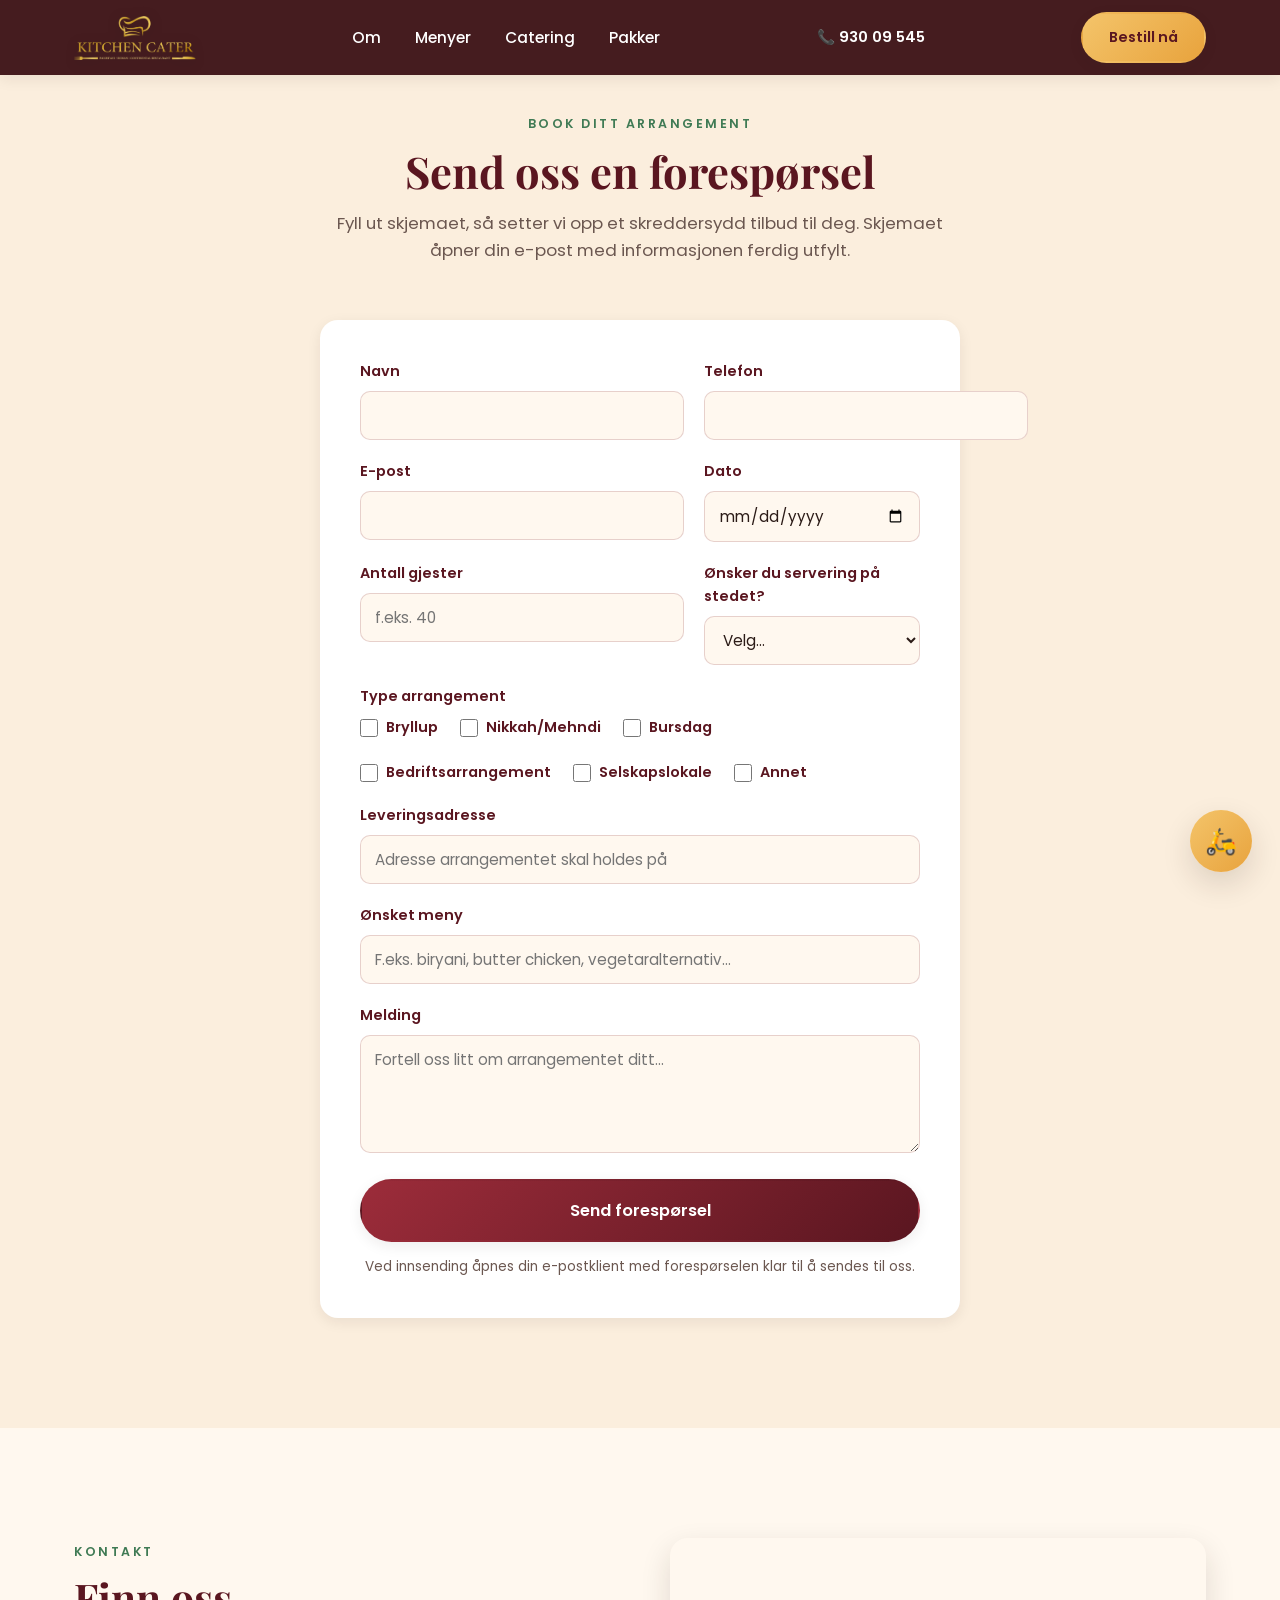
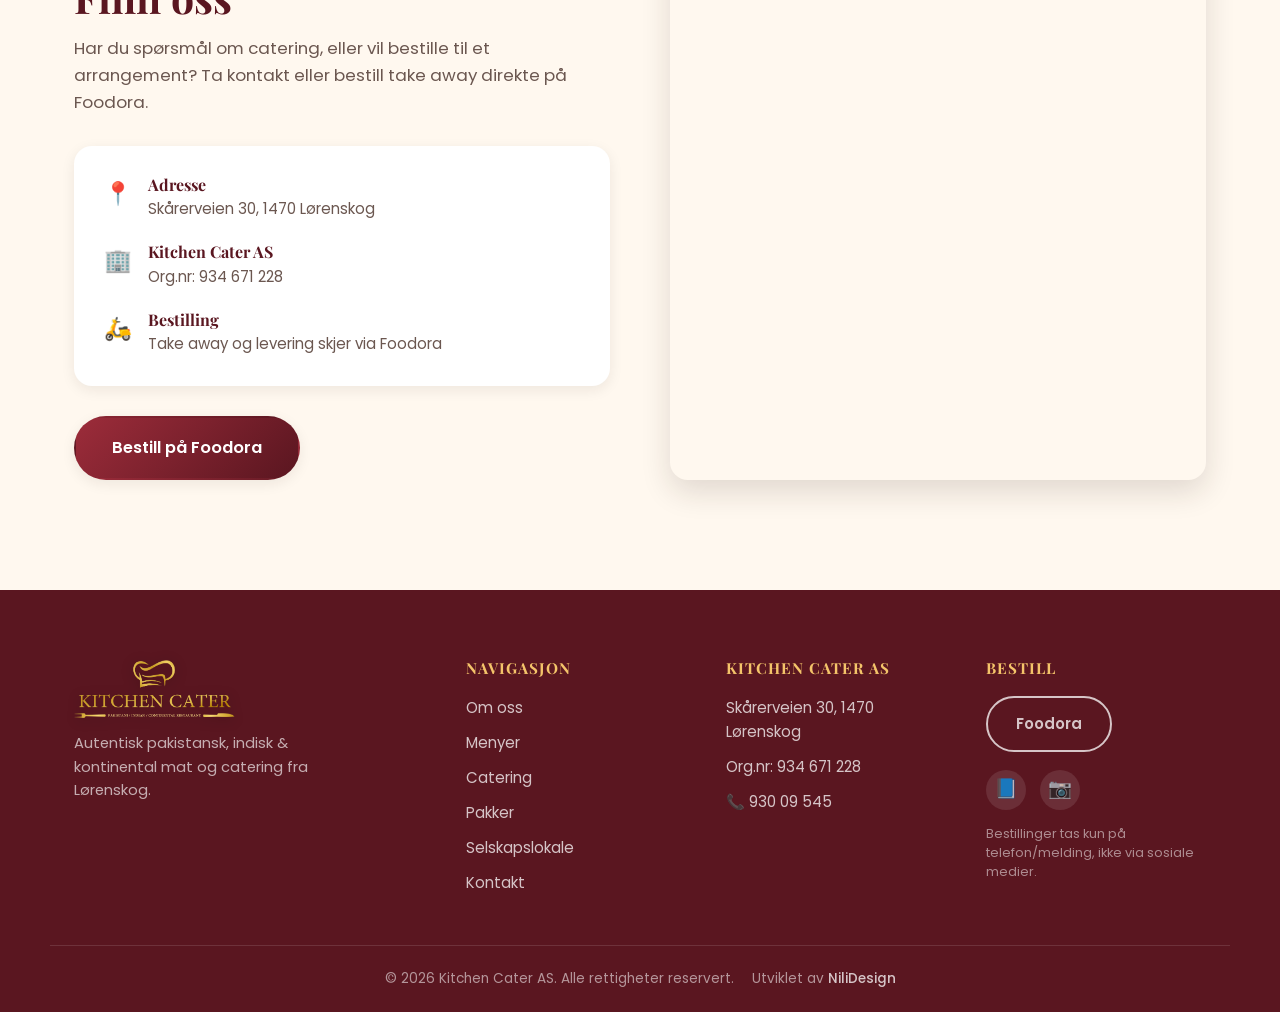
<file: kontakt.html>
<!DOCTYPE html>
<html lang="no">

<head>
  <meta charset="UTF-8">
  <meta name="viewport" content="width=device-width, initial-scale=1.0">
  <title>Kontakt oss – Kitchen Cater</title>
  <meta name="description"
    content="Ta kontakt med Kitchen Cater for catering, selskapslokale eller andre arrangementer. Send oss en forespørsel, så setter vi opp et skreddersydd tilbud.">
  <meta name="theme-color" content="#7A1F2B">

  <link rel="icon" href="assets/logo.png" type="image/png">

  <link rel="preconnect" href="https://fonts.googleapis.com">
  <link rel="preconnect" href="https://fonts.gstatic.com" crossorigin>
  <link
    href="https://fonts.googleapis.com/css2?family=Playfair+Display:wght@600;700;800&family=Poppins:wght@300;400;500;600;700&display=swap"
    rel="stylesheet">

  <link rel="stylesheet" href="css/style.css">
</head>

<body>

  <!-- ===== LOADER ===== -->
  <div id="loader" aria-hidden="true">
    <div class="loader-spice">🌶️</div>
  </div>

  <!-- ===== HEADER ===== -->
  <header id="header" class="scrolled" data-always-scrolled="true">
    <div class="container header-inner">
      <a href="index.html" class="logo">
        <img src="assets/logo.png" alt="Kitchen Cater" class="logo-img">
      </a>

      <nav id="nav">
        <ul>
          <li><a href="index.html#om-oss" class="nav-link">Om</a></li>
          <li><a href="menyer.html" class="nav-link">Menyer</a></li>
          <li><a href="index.html#catering" class="nav-link">Catering</a></li>
          <li><a href="pakker.html" class="nav-link">Pakker</a></li>
        </ul>
      </nav>

      <a href="tel:+4793009545" class="header-phone">📞 930 09 545</a>

      <a href="https://www.foodora.no/restaurant/n6ps/indian-pakistani-by-kitchen-cater-mp-n6ps?srsltid=AU7gw4VC6UArlMkAn5jXv-a6zB0S--ksjvSzmjbhrYegsVRD4dbBBPpo"
        target="_blank" rel="noopener" class="btn btn-gold header-cta">
        <span>Bestill nå</span>
      </a>

      <button id="burger" aria-label="Åpne meny" aria-expanded="false">
        <span></span><span></span><span></span>
      </button>
    </div>
  </header>

  <!-- Mobile nav -->
  <div id="mobile-nav">
    <ul>
      <li><a href="index.html#om-oss" class="nav-link">Om</a></li>
      <li><a href="menyer.html" class="nav-link">Menyer</a></li>
      <li><a href="index.html#catering" class="nav-link">Catering</a></li>
      <li><a href="pakker.html" class="nav-link">Pakker</a></li>
    </ul>
    <a href="tel:+4793009545" class="header-phone header-phone-mobile">📞 Ring 930 09 545</a>
    <a href="https://www.foodora.no/restaurant/n6ps/indian-pakistani-by-kitchen-cater-mp-n6ps?srsltid=AU7gw4VC6UArlMkAn5jXv-a6zB0S--ksjvSzmjbhrYegsVRD4dbBBPpo"
      target="_blank" rel="noopener" class="btn btn-primary"
      style="width:100%;justify-content:center;margin-top:24px;">Bestill på Foodora</a>
  </div>
  <div id="mobile-overlay"></div>

  <!-- ===== KONTAKTSKJEMA ===== -->
  <section id="kontaktskjema" class="section kontaktskjema">
    <div class="container">
      <div class="section-head reveal">
        <p class="eyebrow">Book ditt arrangement</p>
        <h2>Send oss en forespørsel</h2>
        <p class="section-desc">Fyll ut skjemaet, så setter vi opp et skreddersydd tilbud til deg. Skjemaet åpner din
          e-post med informasjonen ferdig utfylt.</p>
      </div>

      <form id="contact-form" class="contact-form reveal" novalidate>
        <div class="form-row">
          <div class="form-field">
            <label for="cf-navn">Navn</label>
            <input type="text" id="cf-navn" name="navn" autocomplete="name" required>
          </div>
          <div class="form-field">
            <label for="cf-mobil">Telefon</label>
            <input type="tel" id="cf-mobil" name="mobil" autocomplete="tel" required>
          </div>
        </div>
        <div class="form-row">
          <div class="form-field">
            <label for="cf-epost">E-post</label>
            <input type="email" id="cf-epost" name="epost" autocomplete="email" required>
          </div>
          <div class="form-field">
            <label for="cf-dato">Dato</label>
            <input type="date" id="cf-dato" name="dato">
          </div>
        </div>
        <div class="form-row">
          <div class="form-field">
            <label for="cf-antall">Antall gjester</label>
            <input type="number" id="cf-antall" name="antall" min="1" placeholder="f.eks. 40">
          </div>
          <div class="form-field">
            <label for="cf-servering">Ønsker du servering på stedet?</label>
            <select id="cf-servering" name="servering">
              <option value="Ikke oppgitt" selected>Velg...</option>
              <option value="Ja">Ja</option>
              <option value="Nei">Nei</option>
              <option value="Usikker">Usikker</option>
            </select>
          </div>
        </div>
        <div class="form-field">
          <span class="form-label">Type arrangement</span>
          <div class="checkbox-group">
            <label class="checkbox-item"><input type="checkbox" name="type" value="Bryllup"> Bryllup</label>
            <label class="checkbox-item"><input type="checkbox" name="type" value="Nikkah/Mehndi"> Nikkah/Mehndi</label>
            <label class="checkbox-item"><input type="checkbox" name="type" value="Bursdag"> Bursdag</label>
            <label class="checkbox-item"><input type="checkbox" name="type" value="Bedriftsarrangement"> Bedriftsarrangement</label>
            <label class="checkbox-item"><input type="checkbox" name="type" value="Selskapslokale"> Selskapslokale</label>
            <label class="checkbox-item"><input type="checkbox" name="type" value="Annet"> Annet</label>
          </div>
        </div>
        <div class="form-field">
          <label for="cf-adresse">Leveringsadresse</label>
          <input type="text" id="cf-adresse" name="adresse" placeholder="Adresse arrangementet skal holdes på">
        </div>
        <div class="form-field">
          <label for="cf-meny">Ønsket meny</label>
          <input type="text" id="cf-meny" name="meny"
            placeholder="F.eks. biryani, butter chicken, vegetaralternativ...">
        </div>
        <div class="form-field">
          <label for="cf-melding">Melding</label>
          <textarea id="cf-melding" name="melding" rows="4"
            placeholder="Fortell oss litt om arrangementet ditt..."></textarea>
        </div>
        <button type="submit" class="btn btn-primary btn-lg">Send forespørsel</button>
        <p class="form-note" id="form-note">Ved innsending åpnes din e-postklient med forespørselen klar til å sendes
          til oss.</p>
      </form>
    </div>
  </section>

  <!-- ===== KONTAKT INFO ===== -->
  <section id="kontakt" class="section kontakt">
    <div class="container kontakt-grid">
      <div class="kontakt-info reveal">
        <p class="eyebrow">Kontakt</p>
        <h2>Finn oss</h2>
        <p class="section-desc">Har du spørsmål om catering, eller vil bestille til et arrangement? Ta kontakt eller
          bestill take away direkte på Foodora.</p>

        <div class="info-card">
          <div class="info-row">
            <span class="info-icon">📍</span>
            <div>
              <h4>Adresse</h4>
              <p>Skårerveien 30, 1470 Lørenskog</p>
            </div>
          </div>
          <div class="info-row">
            <span class="info-icon">🏢</span>
            <div>
              <h4>Kitchen Cater AS</h4>
              <p>Org.nr: 934 671 228</p>
            </div>
          </div>
          <div class="info-row">
            <span class="info-icon">🛵</span>
            <div>
              <h4>Bestilling</h4>
              <p>Take away og levering skjer via Foodora</p>
            </div>
          </div>
        </div>

        <a href="https://www.foodora.no/restaurant/n6ps/indian-pakistani-by-kitchen-cater-mp-n6ps?srsltid=AU7gw4VC6UArlMkAn5jXv-a6zB0S--ksjvSzmjbhrYegsVRD4dbBBPpo"
          target="_blank" rel="noopener" class="btn btn-primary btn-lg">Bestill på Foodora</a>
      </div>

      <div class="kontakt-map reveal">
        <iframe title="Kart til Kitchen Cater"
          src="https://www.google.com/maps?q=Sk%C3%A5rerveien+30,+1470+L%C3%B8renskog&output=embed" width="100%"
          height="100%" style="border:0;" allowfullscreen="" loading="lazy" referrerpolicy="no-referrer-when-downgrade">
        </iframe>
      </div>
    </div>
  </section>

  <!-- ===== FOOTER ===== -->
  <footer class="footer">
    <div class="container footer-inner">
      <div class="footer-brand">
        <a href="index.html" class="logo">
          <img src="assets/logo.png" alt="Kitchen Cater" class="logo-img footer-logo-img">
        </a>
        <p>Autentisk pakistansk, indisk &amp; kontinental mat og catering fra Lørenskog.</p>
      </div>

      <div class="footer-col">
        <h4>Navigasjon</h4>
        <ul>
          <li><a href="index.html#om-oss">Om oss</a></li>
          <li><a href="menyer.html">Menyer</a></li>
          <li><a href="index.html#catering">Catering</a></li>
          <li><a href="pakker.html">Pakker</a></li>
          <li><a href="index.html#selskapslokale">Selskapslokale</a></li>
          <li><a href="kontakt.html">Kontakt</a></li>
        </ul>
      </div>

      <div class="footer-col">
        <h4>Kitchen Cater AS</h4>
        <ul>
          <li>Skårerveien 30, 1470 Lørenskog</li>
          <li>Org.nr: 934 671 228</li>
          <li><a href="tel:+4793009545">📞 930 09 545</a></li>
        </ul>
      </div>

      <div class="footer-col">
        <h4>Bestill</h4>
        <a href="https://www.foodora.no/restaurant/n6ps/indian-pakistani-by-kitchen-cater-mp-n6ps?srsltid=AU7gw4VC6UArlMkAn5jXv-a6zB0S--ksjvSzmjbhrYegsVRD4dbBBPpo"
          target="_blank" rel="noopener" class="btn btn-outline btn-outline-light">Foodora</a>
        <div class="footer-social">
          <a href="https://www.facebook.com/kitchencaters" target="_blank" rel="noopener"
            aria-label="Facebook">📘</a>
          <a href="https://www.instagram.com/kitchencaters.no/" target="_blank" rel="noopener"
            aria-label="Instagram">📷</a>
        </div>
        <p class="footer-note">Bestillinger tas kun på telefon/melding, ikke via sosiale medier.</p>
      </div>
    </div>
    <div class="footer-bottom">
      <div class="container footer-bottom-inner">
        <p>&copy; <span id="year"></span> Kitchen Cater AS. Alle rettigheter reservert.</p>
        <p class="credit">Utviklet av <a href="https://nilidesign.no" target="_blank" rel="noopener">NiliDesign</a></p>
      </div>
    </div>
  </footer>

  <!-- Floating order button -->
  <a href="https://www.foodora.no/restaurant/n6ps/indian-pakistani-by-kitchen-cater-mp-n6ps?srsltid=AU7gw4VC6UArlMkAn5jXv-a6zB0S--ksjvSzmjbhrYegsVRD4dbBBPpo"
    target="_blank" rel="noopener" id="float-order" aria-label="Bestill på Foodora">
    <span>🛵</span>
  </a>

  <!-- Back to top -->
  <button id="back-to-top" aria-label="Til toppen">↑</button>

  <script src="js/script.js"></script>
</body>

</html>
</file>
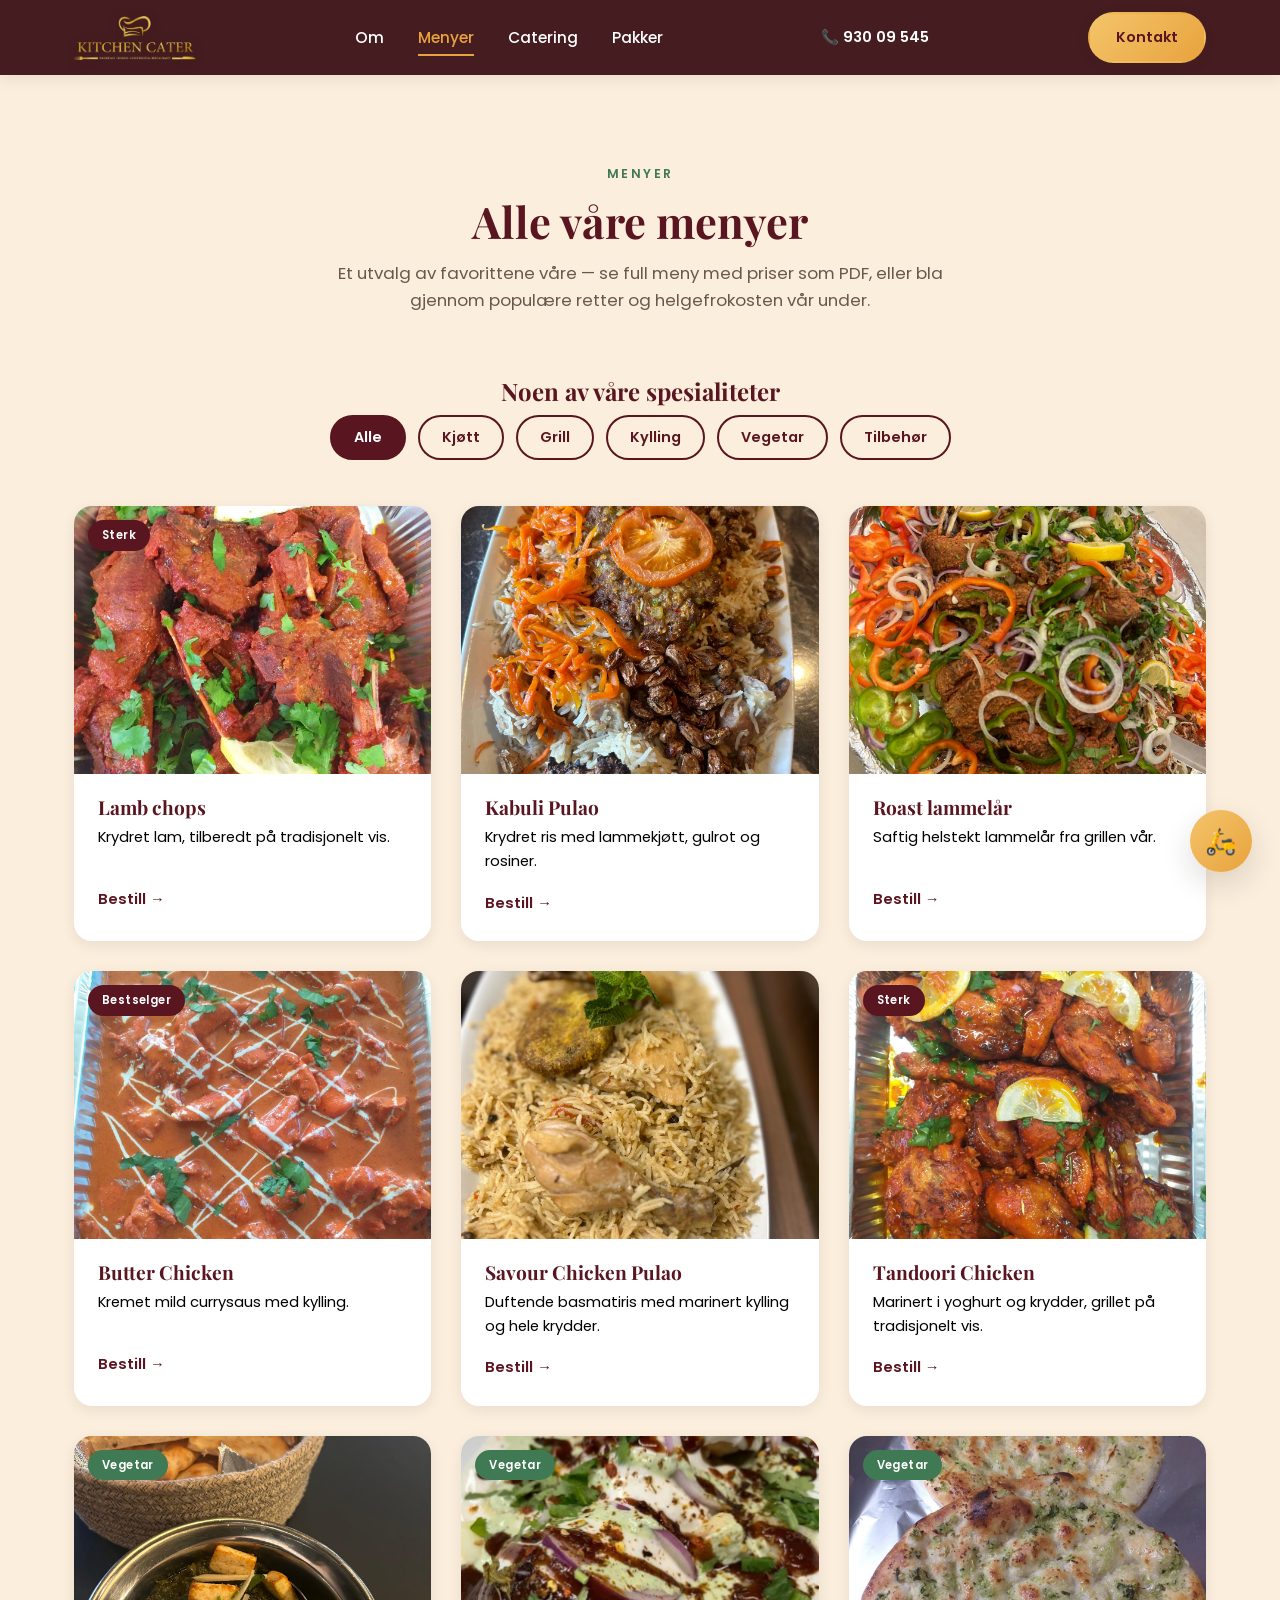
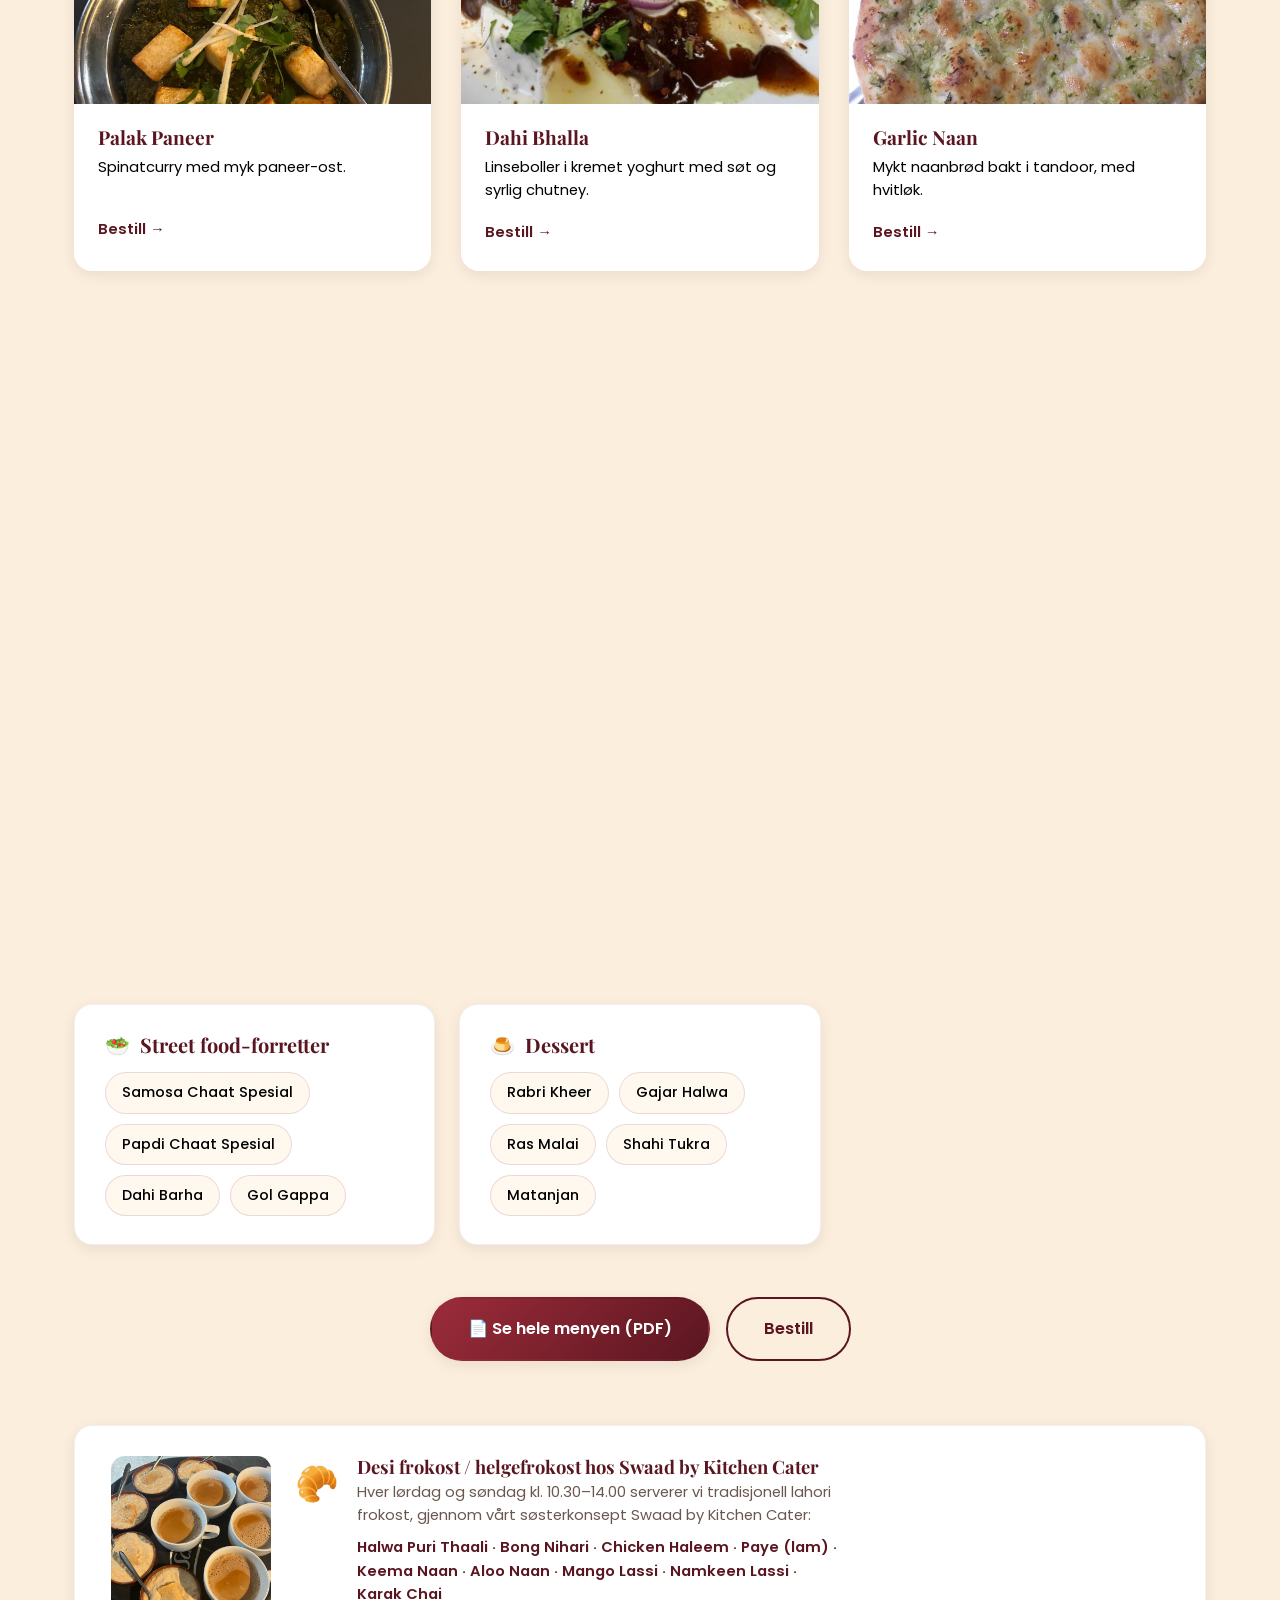
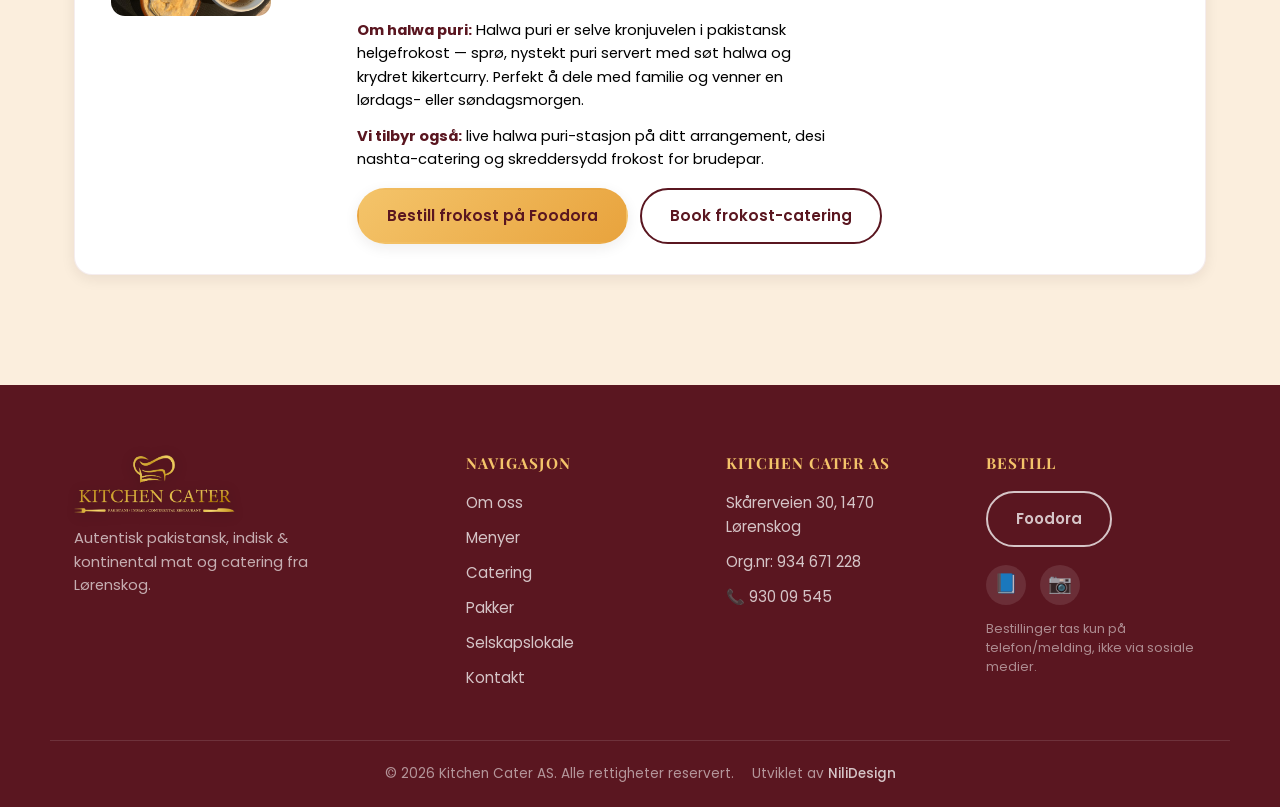
<file: menyer.html>
<!DOCTYPE html>
<html lang="no">

<head>
  <meta charset="UTF-8">
  <meta name="viewport" content="width=device-width, initial-scale=1.0">
  <title>Menyer – Kitchen Cater</title>
  <meta name="description"
    content="Se menyene til Kitchen Cater — populære pakistanske og indiske retter og helgefrokost (Desi Nashta). Last ned full meny som PDF.">
  <meta name="theme-color" content="#7A1F2B">

  <link rel="icon" href="assets/logo.png" type="image/png">

  <link rel="preconnect" href="https://fonts.googleapis.com">
  <link rel="preconnect" href="https://fonts.gstatic.com" crossorigin>
  <link
    href="https://fonts.googleapis.com/css2?family=Playfair+Display:wght@600;700;800&family=Poppins:wght@300;400;500;600;700&display=swap"
    rel="stylesheet">

  <link rel="stylesheet" href="css/style.css">
</head>

<body>

  <!-- ===== LOADER ===== -->
  <div id="loader" aria-hidden="true">
    <div class="loader-spice">🌶️</div>
  </div>

  <!-- ===== HEADER ===== -->
  <header id="header" class="scrolled" data-always-scrolled="true">
    <div class="container header-inner">
      <a href="index.html" class="logo">
        <img src="assets/logo.png" alt="Kitchen Cater" class="logo-img">
      </a>

      <nav id="nav">
        <ul>
          <li><a href="index.html#om-oss" class="nav-link">Om</a></li>
          <li><a href="menyer.html" class="nav-link active">Menyer</a></li>
          <li><a href="index.html#catering" class="nav-link">Catering</a></li>
          <li><a href="pakker.html" class="nav-link">Pakker</a></li>
        </ul>
      </nav>

      <a href="tel:+4793009545" class="header-phone">📞 930 09 545</a>

      <a href="kontakt.html" rel="noopener" class="btn btn-gold header-cta">
        <span>Kontakt</span>
      </a>

      <button id="burger" aria-label="Åpne meny" aria-expanded="false">
        <span></span><span></span><span></span>
      </button>
    </div>
  </header>

  <!-- Mobile nav -->
  <div id="mobile-nav">
    <ul>
      <li><a href="index.html#om-oss" class="nav-link">Om</a></li>
      <li><a href="menyer.html" class="nav-link active">Menyer</a></li>
      <li><a href="index.html#catering" class="nav-link">Catering</a></li>
      <li><a href="pakker.html" class="nav-link">Pakker</a></li>
    </ul>
    <a href="tel:+4793009545" class="header-phone header-phone-mobile">📞 Ring 930 09 545</a>
    <a href="kontakt.html" class="btn btn-primary" style="width:100%;justify-content:center;margin-top:24px;">Få
      cateringtilbud</a>
  </div>
  <div id="mobile-overlay"></div>

  <!-- ===== MENYER ===== -->
  <section id="meny" class="section meny">
    <div class="container">
      <div class="section-head reveal">
        <p class="eyebrow">Menyer</p>
        <h2>Alle våre menyer</h2>
        <p class="section-desc">Et utvalg av favorittene våre — se full meny med priser som PDF, eller bla gjennom
          populære retter og helgefrokosten vår under.</p>
      </div>

      <h3 class="menu-subheading">Noen av våre spesialiteter</h3>
      <div class="menu-filters reveal">
        <button class="filter-btn active" data-filter="all">Alle</button>
        <button class="filter-btn" data-filter="kjott">Kjøtt</button>
        <button class="filter-btn" data-filter="grill">Grill</button>
        <button class="filter-btn" data-filter="kylling">Kylling</button>
        <button class="filter-btn" data-filter="vegetar">Vegetar</button>
        <button class="filter-btn" data-filter="tilbehor">Tilbehør</button>
      </div>

      <div class="menu-grid" id="menu-grid">

        <article class="menu-card reveal" data-cat="kjott">
          <div class="menu-card-img">
            <img src="assets/retter/lamb-karahi.jpg" alt="Lamb chops" loading="lazy">
            <span class="menu-tag">Sterk</span>
          </div>
          <div class="menu-card-body">
            <div class="menu-card-title">
              <h3>Lamb chops</h3>
            </div>
            <p>Krydret lam, tilberedt på tradisjonelt vis.</p>
            <a href="https://www.foodora.no/restaurant/n6ps/indian-pakistani-by-kitchen-cater-mp-n6ps?srsltid=AU7gw4VC6UArlMkAn5jXv-a6zB0S--ksjvSzmjbhrYegsVRD4dbBBPpo"
              target="_blank" rel="noopener" class="menu-order">Bestill →</a>
          </div>
        </article>

        <article class="menu-card reveal" data-cat="kjott">
          <div class="menu-card-img">
            <img src="assets/retter/kabuli-pulao.jpg" alt="Kabuli Pulao" loading="lazy">
          </div>
          <div class="menu-card-body">
            <div class="menu-card-title">
              <h3>Kabuli Pulao</h3>
            </div>
            <p>Krydret ris med lammekjøtt, gulrot og rosiner.</p>
            <a href="https://www.foodora.no/restaurant/n6ps/indian-pakistani-by-kitchen-cater-mp-n6ps?srsltid=AU7gw4VC6UArlMkAn5jXv-a6zB0S--ksjvSzmjbhrYegsVRD4dbBBPpo"
              target="_blank" rel="noopener" class="menu-order">Bestill →</a>
          </div>
        </article>

        <article class="menu-card reveal" data-cat="grill">
          <div class="menu-card-img">
            <img src="assets/retter/mix-grill.jpg" alt="Roast lammelår" loading="lazy">
          </div>
          <div class="menu-card-body">
            <div class="menu-card-title">
              <h3>Roast lammelår</h3>
            </div>
            <p>Saftig helstekt lammelår fra grillen vår.</p>
            <a href="https://www.foodora.no/restaurant/n6ps/indian-pakistani-by-kitchen-cater-mp-n6ps?srsltid=AU7gw4VC6UArlMkAn5jXv-a6zB0S--ksjvSzmjbhrYegsVRD4dbBBPpo"
              target="_blank" rel="noopener" class="menu-order">Bestill →</a>
          </div>
        </article>

        <article class="menu-card reveal" data-cat="kylling">
          <div class="menu-card-img">
            <img src="assets/retter/butter-chicken.jpg" alt="Butter Chicken" loading="lazy">
            <span class="menu-tag">Bestselger</span>
          </div>
          <div class="menu-card-body">
            <div class="menu-card-title">
              <h3>Butter Chicken</h3>
            </div>
            <p>Kremet mild currysaus med kylling.</p>
            <a href="https://www.foodora.no/restaurant/n6ps/indian-pakistani-by-kitchen-cater-mp-n6ps?srsltid=AU7gw4VC6UArlMkAn5jXv-a6zB0S--ksjvSzmjbhrYegsVRD4dbBBPpo"
              target="_blank" rel="noopener" class="menu-order">Bestill →</a>
          </div>
        </article>

        <article class="menu-card reveal" data-cat="kylling">
          <div class="menu-card-img">
            <img src="assets/retter/chicken-biryani.jpg" alt="Savour Chicken Pulao" loading="lazy">
          </div>
          <div class="menu-card-body">
            <div class="menu-card-title">
              <h3>Savour Chicken Pulao</h3>
            </div>
            <p>Duftende basmatiris med marinert kylling og hele krydder.</p>
            <a href="https://www.foodora.no/restaurant/n6ps/indian-pakistani-by-kitchen-cater-mp-n6ps?srsltid=AU7gw4VC6UArlMkAn5jXv-a6zB0S--ksjvSzmjbhrYegsVRD4dbBBPpo"
              target="_blank" rel="noopener" class="menu-order">Bestill →</a>
          </div>
        </article>

        <article class="menu-card reveal" data-cat="kylling">
          <div class="menu-card-img">
            <img src="assets/retter/tandoori-chicken.jpg" alt="Tandoori Chicken" loading="lazy">
            <span class="menu-tag">Sterk</span>
          </div>
          <div class="menu-card-body">
            <div class="menu-card-title">
              <h3>Tandoori Chicken</h3>
            </div>
            <p>Marinert i yoghurt og krydder, grillet på tradisjonelt vis.</p>
            <a href="https://www.foodora.no/restaurant/n6ps/indian-pakistani-by-kitchen-cater-mp-n6ps?srsltid=AU7gw4VC6UArlMkAn5jXv-a6zB0S--ksjvSzmjbhrYegsVRD4dbBBPpo"
              target="_blank" rel="noopener" class="menu-order">Bestill →</a>
          </div>
        </article>

        <article class="menu-card reveal" data-cat="vegetar">
          <div class="menu-card-img">
            <img src="assets/retter/palak-paneer.jpg" alt="Palak Paneer" loading="lazy">
            <span class="menu-tag veg">Vegetar</span>
          </div>
          <div class="menu-card-body">
            <div class="menu-card-title">
              <h3>Palak Paneer</h3>
            </div>
            <p>Spinatcurry med myk paneer-ost.</p>
            <a href="https://www.foodora.no/restaurant/n6ps/indian-pakistani-by-kitchen-cater-mp-n6ps?srsltid=AU7gw4VC6UArlMkAn5jXv-a6zB0S--ksjvSzmjbhrYegsVRD4dbBBPpo"
              target="_blank" rel="noopener" class="menu-order">Bestill →</a>
          </div>
        </article>

        <article class="menu-card reveal" data-cat="vegetar tilbehor">
          <div class="menu-card-img">
            <img src="assets/retter/dahi-bhalla.jpg" alt="Dahi Bhalla" loading="lazy">
            <span class="menu-tag veg">Vegetar</span>
          </div>
          <div class="menu-card-body">
            <div class="menu-card-title">
              <h3>Dahi Bhalla</h3>
            </div>
            <p>Linseboller i kremet yoghurt med søt og syrlig chutney.</p>
            <a href="https://www.foodora.no/restaurant/n6ps/indian-pakistani-by-kitchen-cater-mp-n6ps?srsltid=AU7gw4VC6UArlMkAn5jXv-a6zB0S--ksjvSzmjbhrYegsVRD4dbBBPpo"
              target="_blank" rel="noopener" class="menu-order">Bestill →</a>
          </div>
        </article>

        <article class="menu-card reveal" data-cat="tilbehor vegetar">
          <div class="menu-card-img">
            <img src="assets/retter/garlic-naan.jpg" alt="Garlic Naan" loading="lazy">
            <span class="menu-tag veg">Vegetar</span>
          </div>
          <div class="menu-card-body">
            <div class="menu-card-title">
              <h3>Garlic Naan</h3>
            </div>
            <p>Mykt naanbrød bakt i tandoor, med hvitløk.</p>
            <a href="https://www.foodora.no/restaurant/n6ps/indian-pakistani-by-kitchen-cater-mp-n6ps?srsltid=AU7gw4VC6UArlMkAn5jXv-a6zB0S--ksjvSzmjbhrYegsVRD4dbBBPpo"
              target="_blank" rel="noopener" class="menu-order">Bestill →</a>
          </div>
        </article>

        <article class="menu-card reveal" data-cat="tilbehor">
          <div class="menu-card-img">
            <img src="assets/retter/seekh-naan.jpg" alt="Seekh Naan" loading="lazy">
          </div>
          <div class="menu-card-body">
            <div class="menu-card-title">
              <h3>Seekh Naan</h3>
            </div>
            <p>Seekh kebab i naanbrød med sprø salat og saus.</p>
            <a href="https://www.foodora.no/restaurant/n6ps/indian-pakistani-by-kitchen-cater-mp-n6ps?srsltid=AU7gw4VC6UArlMkAn5jXv-a6zB0S--ksjvSzmjbhrYegsVRD4dbBBPpo"
              target="_blank" rel="noopener" class="menu-order">Bestill →</a>
          </div>
        </article>

      </div>

      <div class="menu-lists">
        <section class="menu-list-card menu-list-wide reveal">
          <h3><span aria-hidden="true">🔥</span> Våre populære signaturretter</h3>
          <div class="menu-chip-row">
            <span class="menu-chip">Savour Chicken Pulao</span><span class="menu-chip">Lam Pulao</span><span
              class="menu-chip">Chicken Biryani</span><span class="menu-chip">Lam Biryani</span><span
              class="menu-chip">White Biryani</span><span class="menu-chip">Kabuli Pulao</span><span
              class="menu-chip">Lam Shinwari</span><span class="menu-chip">Balochi Gosht</span><span
              class="menu-chip">Chicken Koyla Karahi</span><span class="menu-chip">Mutton Dhuaan Gosht</span><span
              class="menu-chip">Steam Roast Chargha</span><span class="menu-chip">Spesial Raan Roast</span>
          </div>
        </section>
        <section class="menu-list-card reveal">
          <h3><span aria-hidden="true">🥗</span> Street food-forretter</h3>
          <div class="menu-chip-row">
            <span class="menu-chip">Samosa Chaat Spesial</span><span class="menu-chip">Papdi Chaat Spesial</span><span
              class="menu-chip">Dahi Barha</span><span class="menu-chip">Gol Gappa</span>
          </div>
        </section>
        <section class="menu-list-card reveal">
          <h3><span aria-hidden="true">🍮</span> Dessert</h3>
          <div class="menu-chip-row">
            <span class="menu-chip">Rabri Kheer</span><span class="menu-chip">Gajar Halwa</span><span
              class="menu-chip">Ras Malai</span><span class="menu-chip">Shahi Tukra</span><span
              class="menu-chip">Matanjan</span>
          </div>
        </section>
      </div>

      <div class="meny-cta reveal">
        <button type="button" class="btn btn-primary btn-lg open-pdf-menu" data-pdf="assets/meny.pdf">📄 Se hele menyen
          (PDF)</button>
        <a href="kontakt.html" class="btn btn-outline btn-lg">Bestill</a>
      </div>

      <div id="frokost" class="frokost-banner frokost-banner-photo reveal">
        <img src="assets/retter/halwa-puri.jpg" alt="Halwa Puri og chai" class="frokost-photo" loading="lazy">
        <div class="frokost-banner-text">
          <span class="frokost-icon">🥐</span>
          <div>
            <h3>Desi frokost / helgefrokost hos Swaad by Kitchen Cater</h3>
            <p>Hver lørdag og søndag kl. 10.30–14.00 serverer vi tradisjonell lahori frokost, gjennom vårt
              søsterkonsept Swaad by Kitchen Cater:</p>
            <p class="frokost-items">Halwa Puri Thaali &middot; Bong Nihari &middot; Chicken Haleem &middot; Paye
              (lam) &middot; Keema Naan &middot; Aloo Naan &middot; Mango Lassi &middot; Namkeen Lassi &middot; Karak
              Chai</p>
            <p class="frokost-about"><strong>Om halwa puri:</strong> Halwa puri er selve kronjuvelen i pakistansk
              helgefrokost — sprø, nystekt puri servert med søt halwa og krydret kikertcurry. Perfekt å dele med
              familie og venner en lørdags- eller søndagsmorgen.</p>
            <p class="frokost-about"><strong>Vi tilbyr også:</strong> live halwa puri-stasjon på ditt arrangement,
              desi nashta-catering og skreddersydd frokost for brudepar.</p>
            <div class="frokost-actions">
              <a href="https://www.foodora.no/restaurant/q4kj/swaad-by-kitchen-cater" target="_blank"
                rel="noopener" class="btn btn-gold">Bestill frokost på Foodora</a>
              <a href="kontakt.html" class="btn btn-outline">Book frokost-catering</a>
            </div>
          </div>
        </div>
      </div>
    </div>
  </section>

  <!-- PDF menu modal -->
  <div id="pdf-modal">
    <div class="pdf-modal-box">
      <div class="pdf-modal-head">
        <span>Vår meny</span>
        <div class="pdf-modal-actions">
          <a id="pdf-download" href="assets/meny.pdf" download class="btn btn-outline">Last ned PDF</a>
          <button id="pdf-modal-close" aria-label="Lukk">&times;</button>
        </div>
      </div>
      <iframe id="pdf-frame" title="Meny PDF" src="" width="100%" height="100%" style="border:0;"></iframe>
    </div>
  </div>

  <!-- ===== FOOTER ===== -->
  <footer class="footer">
    <div class="container footer-inner">
      <div class="footer-brand">
        <a href="index.html" class="logo">
          <img src="assets/logo.png" alt="Kitchen Cater" class="logo-img footer-logo-img">
        </a>
        <p>Autentisk pakistansk, indisk &amp; kontinental mat og catering fra Lørenskog.</p>
      </div>

      <div class="footer-col">
        <h4>Navigasjon</h4>
        <ul>
          <li><a href="index.html#om-oss">Om oss</a></li>
          <li><a href="menyer.html">Menyer</a></li>
          <li><a href="index.html#catering">Catering</a></li>
          <li><a href="pakker.html">Pakker</a></li>
          <li><a href="index.html#selskapslokale">Selskapslokale</a></li>
          <li><a href="kontakt.html">Kontakt</a></li>
        </ul>
      </div>

      <div class="footer-col">
        <h4>Kitchen Cater AS</h4>
        <ul>
          <li>Skårerveien 30, 1470 Lørenskog</li>
          <li>Org.nr: 934 671 228</li>
          <li><a href="tel:+4793009545">📞 930 09 545</a></li>
        </ul>
      </div>

      <div class="footer-col">
        <h4>Bestill</h4>
        <a href="https://www.foodora.no/restaurant/n6ps/indian-pakistani-by-kitchen-cater-mp-n6ps?srsltid=AU7gw4VC6UArlMkAn5jXv-a6zB0S--ksjvSzmjbhrYegsVRD4dbBBPpo"
          target="_blank" rel="noopener" class="btn btn-outline btn-outline-light">Foodora</a>
        <div class="footer-social">
          <a href="https://www.facebook.com/kitchencaters" target="_blank" rel="noopener"
            aria-label="Facebook">📘</a>
          <a href="https://www.instagram.com/kitchencaters.no/" target="_blank" rel="noopener"
            aria-label="Instagram">📷</a>
        </div>
        <p class="footer-note">Bestillinger tas kun på telefon/melding, ikke via sosiale medier.</p>
      </div>
    </div>
    <div class="footer-bottom">
      <div class="container footer-bottom-inner">
        <p>&copy; <span id="year"></span> Kitchen Cater AS. Alle rettigheter reservert.</p>
        <p class="credit">Utviklet av <a href="https://nilidesign.no" target="_blank" rel="noopener">NiliDesign</a>
        </p>
      </div>
    </div>
  </footer>

  <!-- Floating order button -->
  <a href="https://www.foodora.no/restaurant/n6ps/indian-pakistani-by-kitchen-cater-mp-n6ps?srsltid=AU7gw4VC6UArlMkAn5jXv-a6zB0S--ksjvSzmjbhrYegsVRD4dbBBPpo"
    target="_blank" rel="noopener" id="float-order" aria-label="Bestill på Foodora">
    <span>🛵</span>
  </a>

  <!-- Back to top -->
  <button id="back-to-top" aria-label="Til toppen">↑</button>

  <script src="js/script.js"></script>
</body>

</html>
</file>
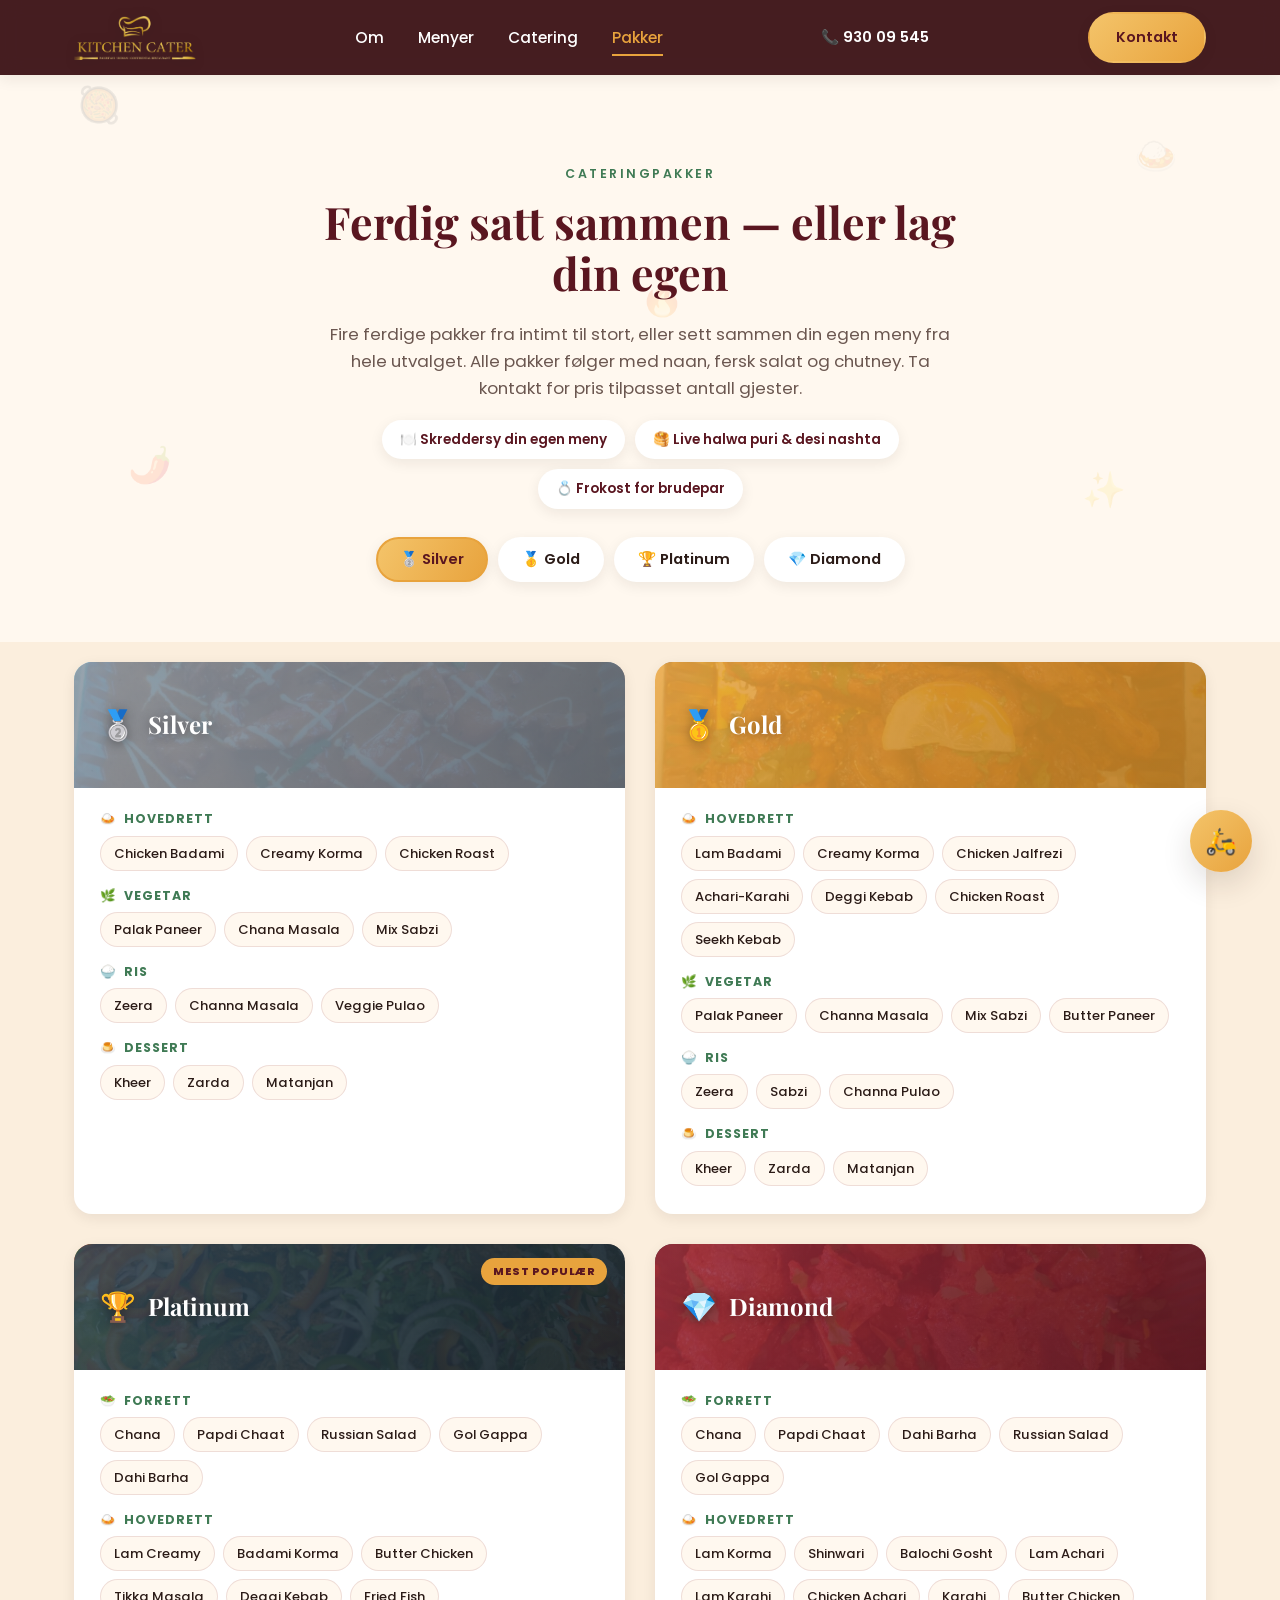
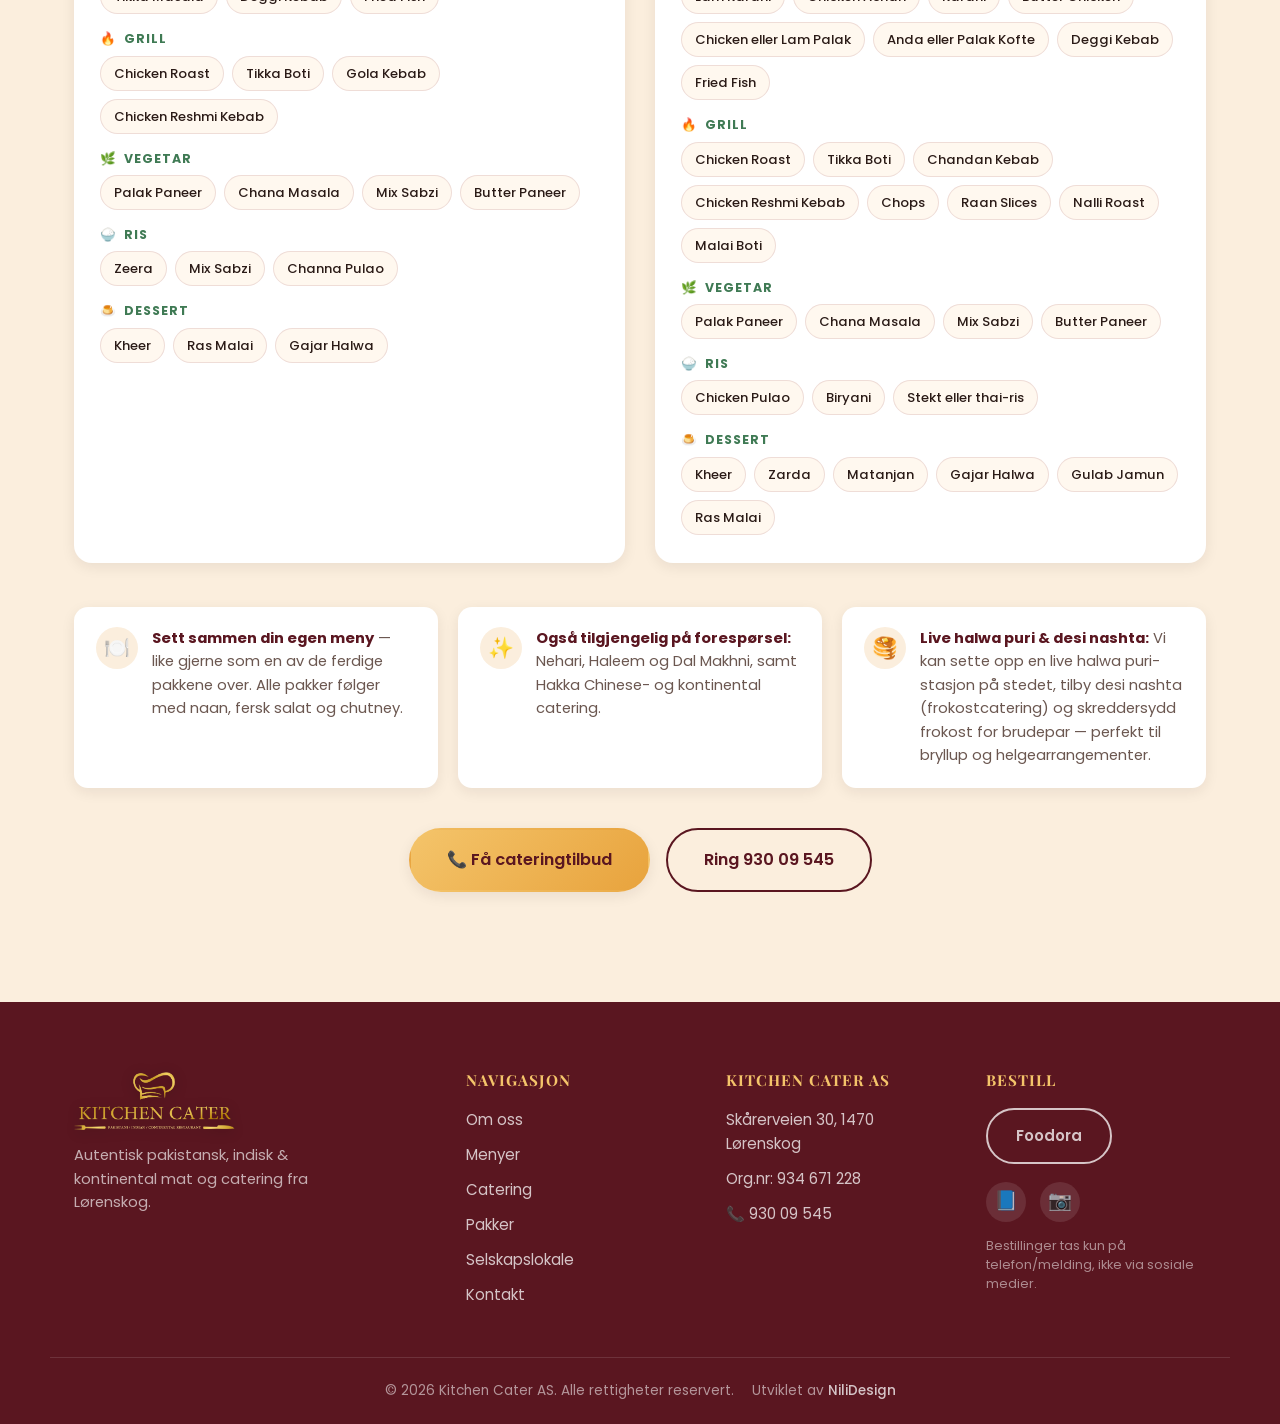
<file: pakker.html>
<!DOCTYPE html>
<html lang="no">

<head>
  <meta charset="UTF-8">
  <meta name="viewport" content="width=device-width, initial-scale=1.0">
  <title>Cateringpakker – Kitchen Cater</title>
  <meta name="description"
    content="Se cateringpakkene våre — Silver, Gold, Platinum og Diamond — eller sett sammen din egen meny. Pakistansk, indisk og kontinental catering til bryllup, bedrift og alle typer arrangementer.">
  <meta name="theme-color" content="#7A1F2B">

  <link rel="icon" href="assets/logo.png" type="image/png">

  <link rel="preconnect" href="https://fonts.googleapis.com">
  <link rel="preconnect" href="https://fonts.gstatic.com" crossorigin>
  <link
    href="https://fonts.googleapis.com/css2?family=Playfair+Display:wght@600;700;800&family=Poppins:wght@300;400;500;600;700&display=swap"
    rel="stylesheet">

  <link rel="stylesheet" href="css/style.css">
</head>

<body>

  <!-- ===== LOADER ===== -->
  <div id="loader" aria-hidden="true">
    <div class="loader-spice">🌶️</div>
  </div>

  <!-- ===== HEADER ===== -->
  <header id="header" class="scrolled" data-always-scrolled="true">
    <div class="container header-inner">
      <a href="index.html" class="logo">
        <img src="assets/logo.png" alt="Kitchen Cater" class="logo-img">
      </a>

      <nav id="nav">
        <ul>
          <li><a href="index.html#om-oss" class="nav-link">Om</a></li>
          <li><a href="menyer.html" class="nav-link">Menyer</a></li>
          <li><a href="index.html#catering" class="nav-link">Catering</a></li>
          <li><a href="pakker.html" class="nav-link active">Pakker</a></li>
        </ul>
      </nav>

      <a href="tel:+4793009545" class="header-phone">📞 930 09 545</a>

      <a href="kontakt.html" rel="noopener" class="btn btn-gold header-cta">
        <span>Kontakt</span>
      </a>

      <button id="burger" aria-label="Åpne meny" aria-expanded="false">
        <span></span><span></span><span></span>
      </button>
    </div>
  </header>

  <!-- Mobile nav -->
  <div id="mobile-nav">
    <ul>
      <li><a href="index.html#om-oss" class="nav-link">Om</a></li>
      <li><a href="menyer.html" class="nav-link">Menyer</a></li>
      <li><a href="index.html#catering" class="nav-link">Catering</a></li>
      <li><a href="pakker.html" class="nav-link active">Pakker</a></li>
    </ul>
    <a href="tel:+4793009545" class="header-phone header-phone-mobile">📞 Ring 930 09 545</a>
    <a href="kontakt.html" class="btn btn-primary" style="width:100%;justify-content:center;margin-top:24px;">Få
      cateringtilbud</a>
  </div>
  <div id="mobile-overlay"></div>

  <!-- ===== PAKKER ===== -->
  <section id="pakker" class="section pakker-hero">
    <div class="pakker-spices" aria-hidden="true">
      <span>🥘</span><span>🌶️</span><span>🍛</span><span>✨</span><span>🔥</span>
    </div>
    <div class="container pakker-inner reveal">
      <p class="eyebrow">Cateringpakker</p>
      <h1>Ferdig satt sammen — eller lag din egen</h1>
      <p class="pakker-lead">
        Fire ferdige pakker fra intimt til stort, eller sett sammen din egen meny fra hele utvalget.
        Alle pakker følger med naan, fersk salat og chutney. Ta kontakt for pris tilpasset antall gjester.
      </p>
      <div class="pakker-badges">
        <span class="pakker-badge">🍽️ Skreddersy din egen meny</span>
        <span class="pakker-badge">🥞 Live halwa puri &amp; desi nashta</span>
        <span class="pakker-badge">💍 Frokost for brudepar</span>
      </div>
      <div class="pakker-tabs" id="pakker-tabs">
        <button type="button" class="pakker-tab active" data-target="pakke-silver">🥈 Silver</button>
        <button type="button" class="pakker-tab" data-target="pakke-gold">🥇 Gold</button>
        <button type="button" class="pakker-tab" data-target="pakke-platinum">🏆 Platinum</button>
        <button type="button" class="pakker-tab" data-target="pakke-diamond">💎 Diamond</button>
      </div>
    </div>
  </section>

  <section class="section pakker-grid-section">
    <div class="container">
      <div class="package-grid">

        <article class="package-card reveal" id="pakke-silver">
          <div class="package-head package-head-silver">
            <span class="package-icon">🥈</span>
            <h2>Silver</h2>
          </div>
          <div class="package-body">
            <div class="package-group">
              <h4><span aria-hidden="true">🍛</span> Hovedrett</h4>
              <div class="chip-row">
                <span class="dish-chip">Chicken Badami</span><span class="dish-chip">Creamy Korma</span><span
                  class="dish-chip">Chicken Roast</span>
              </div>
            </div>
            <div class="package-group">
              <h4><span aria-hidden="true">🌿</span> Vegetar</h4>
              <div class="chip-row">
                <span class="dish-chip">Palak Paneer</span><span class="dish-chip">Chana Masala</span><span
                  class="dish-chip">Mix Sabzi</span>
              </div>
            </div>
            <div class="package-group">
              <h4><span aria-hidden="true">🍚</span> Ris</h4>
              <div class="chip-row">
                <span class="dish-chip">Zeera</span><span class="dish-chip">Channa Masala</span><span
                  class="dish-chip">Veggie Pulao</span>
              </div>
            </div>
            <div class="package-group">
              <h4><span aria-hidden="true">🍮</span> Dessert</h4>
              <div class="chip-row">
                <span class="dish-chip">Kheer</span><span class="dish-chip">Zarda</span><span
                  class="dish-chip">Matanjan</span>
              </div>
            </div>
          </div>
        </article>

        <article class="package-card reveal" id="pakke-gold">
          <div class="package-head package-head-gold">
            <span class="package-icon">🥇</span>
            <h2>Gold</h2>
          </div>
          <div class="package-body">
            <div class="package-group">
              <h4><span aria-hidden="true">🍛</span> Hovedrett</h4>
              <div class="chip-row">
                <span class="dish-chip">Lam Badami</span><span class="dish-chip">Creamy Korma</span><span
                  class="dish-chip">Chicken Jalfrezi</span><span class="dish-chip">Achari-Karahi</span><span
                  class="dish-chip">Deggi Kebab</span><span class="dish-chip">Chicken Roast</span><span
                  class="dish-chip">Seekh Kebab</span>
              </div>
            </div>
            <div class="package-group">
              <h4><span aria-hidden="true">🌿</span> Vegetar</h4>
              <div class="chip-row">
                <span class="dish-chip">Palak Paneer</span><span class="dish-chip">Channa Masala</span><span
                  class="dish-chip">Mix Sabzi</span><span class="dish-chip">Butter Paneer</span>
              </div>
            </div>
            <div class="package-group">
              <h4><span aria-hidden="true">🍚</span> Ris</h4>
              <div class="chip-row">
                <span class="dish-chip">Zeera</span><span class="dish-chip">Sabzi</span><span
                  class="dish-chip">Channa Pulao</span>
              </div>
            </div>
            <div class="package-group">
              <h4><span aria-hidden="true">🍮</span> Dessert</h4>
              <div class="chip-row">
                <span class="dish-chip">Kheer</span><span class="dish-chip">Zarda</span><span
                  class="dish-chip">Matanjan</span>
              </div>
            </div>
          </div>
        </article>

        <article class="package-card reveal" id="pakke-platinum">
          <div class="package-head package-head-platinum">
            <span class="package-icon">🏆</span>
            <h2>Platinum</h2>
            <span class="package-popular">Mest populær</span>
          </div>
          <div class="package-body">
            <div class="package-group">
              <h4><span aria-hidden="true">🥗</span> Forrett</h4>
              <div class="chip-row">
                <span class="dish-chip">Chana</span><span class="dish-chip">Papdi Chaat</span><span
                  class="dish-chip">Russian Salad</span><span class="dish-chip">Gol Gappa</span><span
                  class="dish-chip">Dahi Barha</span>
              </div>
            </div>
            <div class="package-group">
              <h4><span aria-hidden="true">🍛</span> Hovedrett</h4>
              <div class="chip-row">
                <span class="dish-chip">Lam Creamy</span><span class="dish-chip">Badami Korma</span><span
                  class="dish-chip">Butter Chicken</span><span class="dish-chip">Tikka Masala</span><span
                  class="dish-chip">Deggi Kebab</span><span class="dish-chip">Fried Fish</span>
              </div>
            </div>
            <div class="package-group">
              <h4><span aria-hidden="true">🔥</span> Grill</h4>
              <div class="chip-row">
                <span class="dish-chip">Chicken Roast</span><span class="dish-chip">Tikka Boti</span><span
                  class="dish-chip">Gola Kebab</span><span class="dish-chip">Chicken Reshmi Kebab</span>
              </div>
            </div>
            <div class="package-group">
              <h4><span aria-hidden="true">🌿</span> Vegetar</h4>
              <div class="chip-row">
                <span class="dish-chip">Palak Paneer</span><span class="dish-chip">Chana Masala</span><span
                  class="dish-chip">Mix Sabzi</span><span class="dish-chip">Butter Paneer</span>
              </div>
            </div>
            <div class="package-group">
              <h4><span aria-hidden="true">🍚</span> Ris</h4>
              <div class="chip-row">
                <span class="dish-chip">Zeera</span><span class="dish-chip">Mix Sabzi</span><span
                  class="dish-chip">Channa Pulao</span>
              </div>
            </div>
            <div class="package-group">
              <h4><span aria-hidden="true">🍮</span> Dessert</h4>
              <div class="chip-row">
                <span class="dish-chip">Kheer</span><span class="dish-chip">Ras Malai</span><span
                  class="dish-chip">Gajar Halwa</span>
              </div>
            </div>
          </div>
        </article>

        <article class="package-card reveal" id="pakke-diamond">
          <div class="package-head package-head-diamond">
            <span class="package-icon">💎</span>
            <h2>Diamond</h2>
          </div>
          <div class="package-body">
            <div class="package-group">
              <h4><span aria-hidden="true">🥗</span> Forrett</h4>
              <div class="chip-row">
                <span class="dish-chip">Chana</span><span class="dish-chip">Papdi Chaat</span><span
                  class="dish-chip">Dahi Barha</span><span class="dish-chip">Russian Salad</span><span
                  class="dish-chip">Gol Gappa</span>
              </div>
            </div>
            <div class="package-group">
              <h4><span aria-hidden="true">🍛</span> Hovedrett</h4>
              <div class="chip-row">
                <span class="dish-chip">Lam Korma</span><span class="dish-chip">Shinwari</span><span
                  class="dish-chip">Balochi Gosht</span><span class="dish-chip">Lam Achari</span><span
                  class="dish-chip">Lam Karahi</span><span class="dish-chip">Chicken Achari</span><span
                  class="dish-chip">Karahi</span><span class="dish-chip">Butter Chicken</span><span
                  class="dish-chip">Chicken eller Lam Palak</span><span class="dish-chip">Anda eller Palak
                  Kofte</span><span class="dish-chip">Deggi Kebab</span><span class="dish-chip">Fried Fish</span>
              </div>
            </div>
            <div class="package-group">
              <h4><span aria-hidden="true">🔥</span> Grill</h4>
              <div class="chip-row">
                <span class="dish-chip">Chicken Roast</span><span class="dish-chip">Tikka Boti</span><span
                  class="dish-chip">Chandan Kebab</span><span class="dish-chip">Chicken Reshmi Kebab</span><span
                  class="dish-chip">Chops</span><span class="dish-chip">Raan Slices</span><span
                  class="dish-chip">Nalli Roast</span><span class="dish-chip">Malai Boti</span>
              </div>
            </div>
            <div class="package-group">
              <h4><span aria-hidden="true">🌿</span> Vegetar</h4>
              <div class="chip-row">
                <span class="dish-chip">Palak Paneer</span><span class="dish-chip">Chana Masala</span><span
                  class="dish-chip">Mix Sabzi</span><span class="dish-chip">Butter Paneer</span>
              </div>
            </div>
            <div class="package-group">
              <h4><span aria-hidden="true">🍚</span> Ris</h4>
              <div class="chip-row">
                <span class="dish-chip">Chicken Pulao</span><span class="dish-chip">Biryani</span><span
                  class="dish-chip">Stekt eller thai-ris</span>
              </div>
            </div>
            <div class="package-group">
              <h4><span aria-hidden="true">🍮</span> Dessert</h4>
              <div class="chip-row">
                <span class="dish-chip">Kheer</span><span class="dish-chip">Zarda</span><span
                  class="dish-chip">Matanjan</span><span class="dish-chip">Gajar Halwa</span><span
                  class="dish-chip">Gulab Jamun</span><span class="dish-chip">Ras Malai</span>
              </div>
            </div>
          </div>
        </article>

      </div>

      <div class="package-notes reveal">
        <div class="package-note">
          <span class="package-note-icon">🍽️</span>
          <p><strong>Sett sammen din egen meny</strong> — like gjerne som en av de ferdige pakkene over. Alle pakker
            følger med naan, fersk salat og chutney.</p>
        </div>
        <div class="package-note">
          <span class="package-note-icon">✨</span>
          <p><strong>Også tilgjengelig på forespørsel:</strong> Nehari, Haleem og Dal Makhni, samt Hakka Chinese- og
            kontinental catering.</p>
        </div>
        <div class="package-note">
          <span class="package-note-icon">🥞</span>
          <p><strong>Live halwa puri &amp; desi nashta:</strong> Vi kan sette opp en live halwa puri-stasjon på
            stedet, tilby desi nashta (frokostcatering) og skreddersydd frokost for brudepar — perfekt til bryllup og
            helgearrangementer.</p>
        </div>
      </div>

      <div class="pakker-actions reveal">
        <a href="kontakt.html" class="btn btn-gold btn-lg">📞 Få cateringtilbud</a>
        <a href="tel:+4793009545" class="btn btn-outline btn-lg">Ring 930 09 545</a>
      </div>
    </div>
  </section>

  <!-- ===== FOOTER ===== -->
  <footer class="footer">
    <div class="container footer-inner">
      <div class="footer-brand">
        <a href="index.html" class="logo">
          <img src="assets/logo.png" alt="Kitchen Cater" class="logo-img footer-logo-img">
        </a>
        <p>Autentisk pakistansk, indisk &amp; kontinental mat og catering fra Lørenskog.</p>
      </div>

      <div class="footer-col">
        <h4>Navigasjon</h4>
        <ul>
          <li><a href="index.html#om-oss">Om oss</a></li>
          <li><a href="menyer.html">Menyer</a></li>
          <li><a href="index.html#catering">Catering</a></li>
          <li><a href="pakker.html">Pakker</a></li>
          <li><a href="index.html#selskapslokale">Selskapslokale</a></li>
          <li><a href="kontakt.html">Kontakt</a></li>
        </ul>
      </div>

      <div class="footer-col">
        <h4>Kitchen Cater AS</h4>
        <ul>
          <li>Skårerveien 30, 1470 Lørenskog</li>
          <li>Org.nr: 934 671 228</li>
          <li><a href="tel:+4793009545">📞 930 09 545</a></li>
        </ul>
      </div>

      <div class="footer-col">
        <h4>Bestill</h4>
        <a href="https://www.foodora.no/restaurant/n6ps/indian-pakistani-by-kitchen-cater-mp-n6ps?srsltid=AU7gw4VC6UArlMkAn5jXv-a6zB0S--ksjvSzmjbhrYegsVRD4dbBBPpo"
          target="_blank" rel="noopener" class="btn btn-outline btn-outline-light">Foodora</a>
        <div class="footer-social">
          <a href="https://www.facebook.com/kitchencaters" target="_blank" rel="noopener"
            aria-label="Facebook">📘</a>
          <a href="https://www.instagram.com/kitchencaters.no/" target="_blank" rel="noopener"
            aria-label="Instagram">📷</a>
        </div>
        <p class="footer-note">Bestillinger tas kun på telefon/melding, ikke via sosiale medier.</p>
      </div>
    </div>
    <div class="footer-bottom">
      <div class="container footer-bottom-inner">
        <p>&copy; <span id="year"></span> Kitchen Cater AS. Alle rettigheter reservert.</p>
        <p class="credit">Utviklet av <a href="https://nilidesign.no" target="_blank" rel="noopener">NiliDesign</a>
        </p>
      </div>
    </div>
  </footer>

  <!-- Floating order button -->
  <a href="https://www.foodora.no/restaurant/n6ps/indian-pakistani-by-kitchen-cater-mp-n6ps?srsltid=AU7gw4VC6UArlMkAn5jXv-a6zB0S--ksjvSzmjbhrYegsVRD4dbBBPpo"
    target="_blank" rel="noopener" id="float-order" aria-label="Bestill på Foodora">
    <span>🛵</span>
  </a>

  <!-- Back to top -->
  <button id="back-to-top" aria-label="Til toppen">↑</button>

  <script src="js/script.js"></script>
</body>

</html>
</file>
<file: css/style.css>
/* ===================================================
   Kitchen Cater — stylesheet
   =================================================== */

:root {
  --maroon: #7A1F2B;
  --maroon-dark: #5A1620;
  --maroon-light: #9C2C3A;
  --gold: #E8A33D;
  --gold-light: #F4C46A;
  --green: #3F7A54;
  --cream: #FFF8EF;
  --cream-2: #FBEEDD;
  --ink: #2B1B17;
  --ink-soft: #6B5750;
  --white: #ffffff;

  --font-head: 'Playfair Display', serif;
  --font-body: 'Poppins', sans-serif;

  --shadow-sm: 0 4px 14px rgba(43, 27, 23, 0.08);
  --shadow-md: 0 12px 30px rgba(43, 27, 23, 0.14);
  --shadow-lg: 0 24px 60px rgba(43, 27, 23, 0.22);

  --radius: 18px;
  --transition: 0.35s cubic-bezier(.4,0,.2,1);
}

* { box-sizing: border-box; margin: 0; padding: 0; }

/* Reset native button chrome (Safari/iOS in particular renders a faint
   default border/shadow on <button> that custom styles don't fully cover
   unless appearance is explicitly turned off). */
button {
  font-family: inherit;
  font-size: inherit;
  color: inherit;
  -webkit-appearance: none;
  appearance: none;
  border: none;
  background: none;
  cursor: pointer;
}
input:not([type="checkbox"]):not([type="radio"]), textarea {
  font-family: inherit;
  -webkit-appearance: none;
  appearance: none;
}

html { scroll-behavior: smooth; }

body {
  font-family: var(--font-body);
  color: var(--ink);
  background: var(--cream);
  overflow-x: hidden;
  line-height: 1.6;
}

img { max-width: 100%; display: block; }

.container {
  width: 100%;
  max-width: 1180px;
  margin: 0 auto;
  padding: 0 24px;
}

h1, h2, h3, h4 { font-family: var(--font-head); font-weight: 700; color: var(--maroon-dark); line-height: 1.15; }

.text-gold { color: var(--gold); }

a { text-decoration: none; color: inherit; }

ul { list-style: none; }

.section { padding: 110px 0; position: relative; }

.eyebrow {
  display: inline-block;
  font-weight: 600;
  letter-spacing: 2.5px;
  text-transform: uppercase;
  font-size: 0.78rem;
  color: var(--green);
  margin-bottom: 12px;
}

.section-head { max-width: 640px; margin: 0 auto 56px; text-align: center; }
.section-head h2 { font-size: clamp(2rem, 3.4vw, 2.8rem); margin-bottom: 14px; }
.section-desc { color: var(--ink-soft); font-size: 1.05rem; }

/* ---------- Buttons ---------- */
.btn {
  display: inline-flex;
  align-items: center;
  gap: 8px;
  padding: 14px 28px;
  border-radius: 100px;
  font-weight: 600;
  font-size: 0.95rem;
  border: 2px solid transparent;
  cursor: pointer;
  transition: transform var(--transition), box-shadow var(--transition), background var(--transition), color var(--transition);
  white-space: nowrap;
}
.btn-primary {
  background: linear-gradient(135deg, var(--maroon-light), var(--maroon-dark));
  color: var(--white);
  box-shadow: var(--shadow-sm);
}
.btn-primary:hover { transform: translateY(-3px); box-shadow: var(--shadow-md); }

.btn-gold {
  background: linear-gradient(135deg, var(--gold-light), var(--gold));
  color: var(--maroon-dark);
  box-shadow: var(--shadow-sm);
}
.btn-gold:hover { transform: translateY(-3px); box-shadow: var(--shadow-md); }

.btn-outline {
  background: transparent;
  border-color: currentColor;
  color: var(--maroon-dark);
}
.btn-outline:hover { background: var(--maroon-dark); color: var(--white); border-color: var(--maroon-dark); }

/* Used on dark backgrounds (hero, footer) where maroon text/border would vanish */
.btn-outline-light {
  color: var(--white);
  border-color: rgba(255,255,255,0.75);
}
.btn-outline-light:hover { background: var(--white); color: var(--maroon-dark); border-color: var(--white); }

.btn-lg { padding: 17px 36px; font-size: 1.02rem; }

/* ---------- Loader ---------- */
#loader {
  position: fixed; inset: 0; z-index: 9999;
  background: var(--maroon-dark);
  display: flex; align-items: center; justify-content: center;
  transition: opacity 0.6s ease, visibility 0.6s ease;
}
#loader.hidden { opacity: 0; visibility: hidden; }
.loader-spice { font-size: 3rem; animation: spin-pulse 1.1s ease-in-out infinite; }
@keyframes spin-pulse {
  0%, 100% { transform: scale(1) rotate(0deg); }
  50% { transform: scale(1.3) rotate(15deg); }
}

/* ---------- Header ---------- */
#header {
  position: fixed; top: 0; left: 0; right: 0; z-index: 900;
  padding: 20px 0;
  transition: all var(--transition);
}
#header.scrolled {
  background: rgba(58, 15, 20, 0.94);
  backdrop-filter: blur(10px);
  box-shadow: var(--shadow-sm);
  padding: 12px 0;
}
.header-inner { display: flex; align-items: center; justify-content: space-between; gap: 20px; }

.logo { display: flex; align-items: center; gap: 10px; }
.logo-img { height: 54px; width: auto; transition: height var(--transition); filter: drop-shadow(0 2px 6px rgba(0,0,0,0.25)); }
#header.scrolled .logo-img { height: 44px; }
.footer-logo-img { height: 58px; }
.logo-tagline {
  font-family: var(--font-body); font-weight: 600; font-size: 0.72rem; letter-spacing: 0.4px;
  color: rgba(255,255,255,0.9); white-space: nowrap; text-shadow: 0 1px 3px rgba(0,0,0,0.15);
}

#nav ul { display: flex; gap: 34px; }
.nav-link {
  font-weight: 500; font-size: 0.96rem; position: relative; padding: 4px 0;
  color: var(--white);
  transition: color var(--transition);
}
.nav-link::after {
  content: ''; position: absolute; left: 0; bottom: -4px; width: 0; height: 2px;
  background: var(--gold); transition: width var(--transition);
}
.nav-link:hover, .nav-link.active { color: var(--gold); }
.nav-link:hover::after, .nav-link.active::after { width: 100%; }

.header-cta { padding: 12px 26px; font-size: 0.9rem; }

.header-phone {
  display: inline-flex; align-items: center; gap: 6px;
  font-weight: 600; font-size: 0.92rem; color: var(--white); white-space: nowrap;
  transition: color var(--transition);
}
.header-phone:hover { color: var(--gold); }
.header-phone-mobile {
  display: flex; justify-content: center; margin-top: 18px;
  padding: 14px; border-radius: 100px; background: var(--cream-2);
  color: var(--maroon-dark); font-size: 1.05rem;
}

#burger {
  display: none; flex-direction: column; justify-content: center; gap: 5px;
  width: 42px; height: 42px; background: transparent; border: none; cursor: pointer;
  z-index: 1001;
}
#burger span { width: 24px; height: 2px; background: var(--white); transition: all var(--transition); margin: 0 auto; }
#burger.open span:nth-child(1) { transform: translateY(7px) rotate(45deg); }
#burger.open span:nth-child(2) { opacity: 0; }
#burger.open span:nth-child(3) { transform: translateY(-7px) rotate(-45deg); }

#mobile-nav {
  position: fixed; top: 0; right: -100%; width: min(340px, 82%); height: 100vh;
  background: var(--cream); z-index: 1000; padding: 100px 36px 40px;
  transition: right 0.45s cubic-bezier(.4,0,.2,1);
  box-shadow: var(--shadow-lg);
}
#mobile-nav.open { right: 0; }
#mobile-nav ul { display: flex; flex-direction: column; gap: 22px; }
#mobile-nav .nav-link { font-size: 1.15rem; font-family: var(--font-head); font-weight: 600; color: #000; }

#mobile-overlay {
  position: fixed; inset: 0; background: rgba(43,27,23,0.5); z-index: 999;
  opacity: 0; visibility: hidden; transition: all var(--transition);
}
#mobile-overlay.open { opacity: 1; visibility: visible; }

/* ---------- Hero ---------- */
.hero {
  position: relative; min-height: 100vh; display: flex; align-items: center;
  overflow: hidden;
}
.hero-bg {
  position: absolute; inset: 0; background-size: cover; background-position: center;
  transform: scale(1.08);
  animation: hero-zoom 18s ease-in-out infinite alternate;
}
@keyframes hero-zoom { from { transform: scale(1.08); } to { transform: scale(1); } }
.hero-overlay {
  position: absolute; inset: 0;
  background: linear-gradient(180deg, rgba(43,15,15,0.75) 0%, rgba(58,15,20,0.82) 55%, rgba(122,31,43,0.9) 100%);
}
.hero-spices {
  position: absolute; inset: 0; pointer-events: none; z-index: 1;
  font-size: 2.4rem; opacity: 0.18;
}
.hero-spices span { position: absolute; animation: float 7s ease-in-out infinite; }
.hero-spices span:nth-child(1) { top: 15%; left: 8%; animation-delay: 0s; }
.hero-spices span:nth-child(2) { top: 65%; left: 12%; animation-delay: 1.2s; }
.hero-spices span:nth-child(3) { top: 25%; right: 10%; animation-delay: 2.1s; }
.hero-spices span:nth-child(4) { top: 70%; right: 15%; animation-delay: 3s; }
.hero-spices span:nth-child(5) { top: 45%; left: 48%; animation-delay: 1.7s; }
@keyframes float {
  0%, 100% { transform: translateY(0) rotate(0deg); }
  50% { transform: translateY(-22px) rotate(12deg); }
}

.hero-content { position: relative; z-index: 2; text-align: center; margin: 0 auto; padding-top: 90px; }
.hero .eyebrow { color: var(--gold-light); }
.hero h1 {
  color: var(--white);
  font-size: clamp(2.4rem, 6vw, 4.4rem);
  margin-bottom: 22px;
  text-shadow: 0 4px 30px rgba(0,0,0,0.3);
}
.hero-sub {
  color: rgba(255,255,255,0.88);
  max-width: 620px; margin: 0 auto 40px; font-size: 1.12rem;
}
.hero-actions { display: flex; gap: 18px; justify-content: center; flex-wrap: wrap; }


/* ---------- Marquee ---------- */
.marquee {
  background: var(--maroon-dark);
  overflow: hidden; padding: 16px 0;
}
.marquee-track { display: flex; width: max-content; animation: marquee 26s linear infinite; }
.marquee-track span {
  color: var(--gold-light); font-weight: 500; font-size: 0.95rem;
  padding: 0 28px; white-space: nowrap; letter-spacing: 0.4px;
}
@keyframes marquee { from { transform: translateX(0); } to { transform: translateX(-50%); } }

/* ---------- Om oss ---------- */
.om-oss-grid { display: grid; grid-template-columns: 0.9fr 1.1fr; gap: 70px; align-items: center; }
.img-stack { position: relative; }
.img-main { border-radius: var(--radius); box-shadow: var(--shadow-lg); width: 100%; aspect-ratio: 4/5; object-fit: cover; }
.img-floating {
  position: absolute; bottom: -40px; left: -50px; width: 55%;
  border-radius: var(--radius); box-shadow: var(--shadow-lg);
  border: 6px solid var(--cream); aspect-ratio: 1/1; object-fit: cover;
}
.om-oss-text h2 { font-size: clamp(1.9rem, 3.2vw, 2.6rem); margin-bottom: 20px; }
.om-oss-text p { color: var(--ink-soft); margin-bottom: 16px; }

.feature-list { margin-top: 34px; display: flex; flex-direction: column; gap: 22px; }
.feature-item { display: flex; gap: 18px; align-items: flex-start; }
.feature-icon {
  flex-shrink: 0; width: 50px; height: 50px; border-radius: 14px;
  background: var(--cream-2); display: flex; align-items: center; justify-content: center;
  font-size: 1.4rem;
}
.feature-item h4 { font-size: 1.05rem; margin-bottom: 4px; }
.feature-item p { color: var(--ink-soft); font-size: 0.95rem; margin: 0; }

/* ---------- Meny ---------- */
.meny { background: var(--cream-2); padding-top: 160px; }
.menu-filters { display: flex; justify-content: center; gap: 12px; margin-bottom: 46px; flex-wrap: wrap; }
.filter-btn {
  padding: 10px 22px; border-radius: 100px; border: 2px solid var(--maroon-dark);
  background: transparent; color: var(--maroon-dark); font-weight: 600; font-size: 0.9rem;
  cursor: pointer; transition: all var(--transition);
}
.filter-btn:hover { background: rgba(122,31,43,0.08); }
.filter-btn.active { background: var(--maroon-dark); color: var(--white); }

.menu-grid { display: grid; grid-template-columns: repeat(3, 1fr); gap: 30px; }
.menu-card {
  background: var(--white); border-radius: var(--radius); overflow: hidden;
  box-shadow: var(--shadow-sm); transition: transform var(--transition), box-shadow var(--transition);
}
.menu-card.hide { display: none; }
.menu-card:hover { transform: translateY(-8px); box-shadow: var(--shadow-md); }
.menu-card-img { position: relative; aspect-ratio: 4/3; overflow: hidden; }
.menu-card-img img { width: 100%; height: 100%; object-fit: cover; transition: transform 0.6s ease; }
.menu-card:hover .menu-card-img img { transform: scale(1.08); }
.menu-tag {
  position: absolute; top: 14px; left: 14px; background: var(--maroon-dark); color: var(--white);
  font-size: 0.72rem; font-weight: 600; padding: 6px 14px; border-radius: 100px; letter-spacing: 0.4px;
}
.menu-tag.veg { background: var(--green); }
.menu-card-body { padding: 22px 24px 26px; }
.menu-card-title { display: flex; align-items: baseline; justify-content: space-between; gap: 10px; margin-bottom: 8px; }
.menu-card-body h3 { font-size: 1.2rem; }
.menu-card-body p { color: #000; font-size: 0.92rem; margin-bottom: 16px; min-height: 44px; }
.menu-order { color: var(--maroon-dark); font-weight: 600; font-size: 0.92rem; transition: gap var(--transition); }
.menu-order:hover { color: var(--gold); }

.meny-cta { text-align: center; margin-top: 52px; display: flex; gap: 16px; justify-content: center; flex-wrap: wrap; }

.menu-subheading {
  font-family: var(--font-head); font-size: 1.5rem; color: var(--maroon-dark);
  text-align: center; margin: 64px 0 10px;
}

/* ---------- Frokost banner ---------- */
.frokost-banner {
  margin-top: 64px; background: var(--white); border-radius: var(--radius); box-shadow: var(--shadow-sm);
  padding: 30px 36px; display: flex; align-items: center; justify-content: space-between; gap: 24px; flex-wrap: wrap;
  border: 1px solid rgba(122,31,43,0.08);
}
.frokost-banner-text { display: flex; align-items: center; gap: 18px; }
.frokost-icon { font-size: 2.2rem; flex-shrink: 0; }
.frokost-banner-text h3 { font-size: 1.15rem; margin-bottom: 4px; }
.frokost-banner-text p { color: var(--ink-soft); font-size: 0.92rem; margin: 0; max-width: 480px; }
.frokost-banner-text p.frokost-items { color: var(--maroon-dark); font-weight: 600; margin-top: 8px; line-height: 1.6; }
.frokost-banner-photo { justify-content: flex-start; align-items: flex-start; }
.frokost-photo { width: 160px; height: 160px; border-radius: 14px; object-fit: cover; flex-shrink: 0; }
.frokost-banner-photo .frokost-banner-text { align-items: flex-start; }
.frokost-banner-text p.frokost-about { color: #000; margin-top: 12px; line-height: 1.6; }
.frokost-banner-text p.frokost-about strong { color: var(--maroon-dark); }
.frokost-actions { display: flex; flex-wrap: wrap; gap: 12px; margin-top: 16px; }

/* ---------- Menylister (signaturretter, street food, dessert) ---------- */
.menu-lists { display: grid; grid-template-columns: repeat(auto-fit, minmax(300px, 1fr)); gap: 24px; margin-top: 56px; }
.menu-list-card {
  background: var(--white); border-radius: var(--radius); box-shadow: var(--shadow-sm);
  padding: 28px 30px; border: 1px solid rgba(122,31,43,0.08);
}
.menu-list-wide { grid-column: 1 / -1; }
.menu-list-card h3 { font-size: 1.25rem; margin-bottom: 16px; display: flex; align-items: center; gap: 10px; }
.menu-chip-row { display: flex; flex-wrap: wrap; gap: 10px; }
.menu-chip {
  background: var(--cream); color: #000; font-size: 0.9rem; font-weight: 500;
  padding: 8px 16px; border-radius: 999px; border: 1px solid rgba(122, 31, 43, 0.14);
  transition: background var(--transition), border-color var(--transition), transform var(--transition);
}
.menu-chip:hover { background: var(--gold-light); border-color: var(--gold); transform: translateY(-2px); }

/* ---------- Bedriftskunder ---------- */
.bedriftskunder { background: var(--cream-2); }
.logo-grid {
  display: grid; grid-template-columns: repeat(4, 1fr); gap: 20px;
}
.logo-item {
  background: var(--white); border-radius: 14px; padding: 24px 18px; min-height: 92px;
  display: flex; align-items: center; justify-content: center; box-shadow: var(--shadow-sm);
  transition: transform var(--transition), box-shadow var(--transition);
}
.logo-item:hover { transform: translateY(-4px); box-shadow: var(--shadow-md); }
.logo-item img { max-height: 48px; max-width: 100%; object-fit: contain; filter: grayscale(35%); opacity: 0.9; transition: filter var(--transition), opacity var(--transition); }
.logo-item:hover img { filter: grayscale(0%); opacity: 1; }
.logo-fallback { font-family: var(--font-head); font-weight: 700; color: var(--maroon-dark); font-size: 1.05rem; text-align: center; }

/* ---------- Anmeldelser ---------- */
.testimonial-carousel { max-width: 720px; margin: 0 auto; }
.testimonial-track {
  display: flex; gap: 26px; overflow-x: auto; scroll-snap-type: x mandatory;
  scroll-behavior: smooth; -webkit-overflow-scrolling: touch; padding: 4px 4px 10px;
  scrollbar-width: none;
}
.testimonial-track::-webkit-scrollbar { display: none; }
.testimonial-card {
  flex: 0 0 100%; scroll-snap-align: center;
  background: var(--white); border-radius: var(--radius); padding: 34px 36px;
  box-shadow: var(--shadow-sm); text-align: center;
}
.testimonial-stars { font-size: 1.1rem; margin-bottom: 14px; letter-spacing: 2px; }
.testimonial-text { color: var(--ink); font-size: 1.02rem; line-height: 1.7; margin-bottom: 18px; }
.testimonial-author { color: var(--ink-soft); font-weight: 600; font-size: 0.92rem; }
.testimonial-nav { display: flex; align-items: center; justify-content: center; gap: 20px; margin-top: 22px; }
.testimonial-arrow {
  width: 40px; height: 40px; border-radius: 50%; border: none; cursor: pointer;
  background: var(--maroon-dark); color: var(--white); font-size: 1.3rem; line-height: 1;
  display: flex; align-items: center; justify-content: center;
  transition: background var(--transition), transform var(--transition);
}
.testimonial-arrow:hover { background: var(--gold); color: var(--maroon-dark); transform: translateY(-2px); }
.testimonial-dots { display: flex; gap: 8px; }
.testimonial-dot {
  width: 9px; height: 9px; border-radius: 50%; border: none; padding: 0; cursor: pointer;
  background: var(--ink-soft); opacity: 0.3; transition: opacity var(--transition), background var(--transition);
}
.testimonial-dot.active { opacity: 1; background: var(--maroon-dark); }

/* ---------- Selskapslokale ---------- */
.selskapslokale { background: linear-gradient(135deg, var(--maroon-dark), var(--maroon-light)); text-align: center; }
.selskapslokale-inner { max-width: 720px; margin: 0 auto; }
.selskapslokale h2 { color: var(--white); font-size: clamp(1.9rem, 3.2vw, 2.6rem); margin-bottom: 18px; }
.selskapslokale > .container > p { color: rgba(255,255,255,0.85); margin-bottom: 32px; }
.selskapslokale-list {
  display: grid; grid-template-columns: 1fr 1fr; gap: 16px; margin-bottom: 36px; text-align: left;
}
.selskapslokale-list li {
  display: flex; align-items: center; gap: 10px; color: var(--white); font-weight: 500; font-size: 0.95rem;
  background: rgba(255,255,255,0.08); padding: 14px 16px; border-radius: 12px;
}
.selskapslokale-list span { font-size: 1.3rem; }

/* ---------- Pakker (kommer snart) ---------- */
.pakker-hero { padding-top: 160px; padding-bottom: 60px; position: relative; overflow: hidden; }
.pakker-spices {
  position: absolute; inset: 0; pointer-events: none; z-index: 0;
  font-size: 2.2rem; opacity: 0.12;
}
.pakker-spices span { position: absolute; animation: float 7s ease-in-out infinite; }
.pakker-spices span:nth-child(1) { top: 12%; left: 6%; animation-delay: 0s; }
.pakker-spices span:nth-child(2) { top: 68%; left: 10%; animation-delay: 1.4s; }
.pakker-spices span:nth-child(3) { top: 20%; right: 8%; animation-delay: 2.2s; }
.pakker-spices span:nth-child(4) { top: 72%; right: 12%; animation-delay: 0.7s; }
.pakker-spices span:nth-child(5) { top: 42%; left: 50%; animation-delay: 1.9s; }
.pakker-inner { position: relative; z-index: 1; max-width: 680px; margin: 0 auto; text-align: center; }
.pakker-inner h1 { font-size: clamp(2rem, 4vw, 2.8rem); margin-bottom: 22px; }
.pakker-lead { color: var(--ink-soft); font-size: 1.05rem; margin-bottom: 18px; }
.pakker-actions { display: flex; gap: 16px; justify-content: center; flex-wrap: wrap; margin-top: 8px; }

.pakker-badges { display: flex; flex-wrap: wrap; gap: 10px; justify-content: center; margin-bottom: 28px; }
.pakker-badge {
  background: var(--white); color: var(--maroon-dark); font-weight: 600; font-size: 0.85rem;
  padding: 9px 18px; border-radius: 999px; box-shadow: var(--shadow-sm);
}

.pakker-tabs { display: flex; flex-wrap: wrap; gap: 10px; justify-content: center; }
.pakker-tab {
  font-family: var(--font-body); padding: 10px 22px; border-radius: 999px; border: 2px solid transparent;
  background: var(--white); color: var(--ink); font-weight: 600; font-size: 0.92rem; cursor: pointer;
  box-shadow: var(--shadow-sm); transition: transform var(--transition), box-shadow var(--transition), background var(--transition), color var(--transition), border-color var(--transition);
}
.pakker-tab:hover { transform: translateY(-2px); box-shadow: var(--shadow-md); }
.pakker-tab.active {
  background: linear-gradient(120deg, var(--gold-light), var(--gold)); border-color: var(--gold); color: var(--maroon-dark);
}

.pakker-grid-section { padding-top: 20px; background: var(--cream-2); }
.package-grid { display: grid; grid-template-columns: repeat(2, 1fr); gap: 30px; margin-bottom: 44px; }
.package-card {
  background: var(--white); border-radius: var(--radius); overflow: hidden; scroll-margin-top: 110px;
  box-shadow: var(--shadow-sm); position: relative;
  transition: transform var(--transition), box-shadow var(--transition);
}
.package-card:hover { transform: translateY(-8px) scale(1.01); box-shadow: var(--shadow-lg); }
.package-card::after {
  content: ''; position: absolute; top: 0; left: -160%; width: 55%; height: 100%;
  background: linear-gradient(115deg, transparent, rgba(255,255,255,0.45), transparent);
  transform: skewX(-20deg); transition: left 0.75s ease; pointer-events: none; z-index: 5;
}
.package-card:hover::after { left: 160%; }
.package-head {
  display: flex; align-items: center; gap: 12px; padding: 40px 26px; color: var(--white); position: relative;
  background-size: cover; background-position: center;
}
.package-icon { font-size: 1.8rem; filter: drop-shadow(0 2px 6px rgba(0,0,0,0.35)); }
.package-head h2 { color: var(--white); font-size: 1.5rem; margin: 0; text-shadow: 0 2px 12px rgba(0,0,0,0.4); }
.package-head-silver { background-image: linear-gradient(120deg, rgba(138,151,163,0.88), rgba(92,102,112,0.93)), url('../assets/retter/butter-chicken.jpg'); }
.package-head-gold { background-image: linear-gradient(120deg, rgba(232,163,61,0.85), rgba(184,121,31,0.92)), url('../assets/retter/tandoori-chicken.jpg'); }
.package-head-platinum { background-image: linear-gradient(120deg, rgba(47,72,88,0.88), rgba(23,35,43,0.93)), url('../assets/retter/mix-grill.jpg'); }
.package-head-diamond { background-image: linear-gradient(120deg, rgba(156,44,58,0.85), rgba(90,22,32,0.93)), url('../assets/retter/lamb-karahi.jpg'); }
.package-popular {
  position: absolute; top: 14px; right: 18px; background: var(--gold); color: var(--maroon-dark);
  font-size: 0.68rem; font-weight: 800; letter-spacing: 0.5px; text-transform: uppercase;
  padding: 5px 12px; border-radius: 999px; box-shadow: 0 0 0 0 rgba(232,163,61,0.6);
  animation: popular-pulse 2.2s ease-in-out infinite;
}
@keyframes popular-pulse {
  0%, 100% { box-shadow: 0 0 0 0 rgba(232,163,61,0.55); }
  50% { box-shadow: 0 0 0 8px rgba(232,163,61,0); }
}
.package-body { padding: 24px 26px 28px; display: flex; flex-direction: column; gap: 18px; }
.package-group h4 {
  display: flex; align-items: center; gap: 7px;
  font-family: var(--font-body); font-size: 0.78rem; font-weight: 700; letter-spacing: 1px;
  text-transform: uppercase; color: var(--green); margin-bottom: 9px;
}
.chip-row { display: flex; flex-wrap: wrap; gap: 8px; }
.dish-chip {
  background: var(--cream); color: var(--ink); font-size: 0.82rem; font-weight: 500;
  padding: 6px 13px; border-radius: 999px; border: 1px solid rgba(122, 31, 43, 0.12);
  transition: background var(--transition), transform var(--transition), border-color var(--transition);
  opacity: 0; transform: translateY(6px) scale(0.92);
}
.dish-chip:hover { background: var(--gold-light); border-color: var(--gold); transform: translateY(-2px) scale(1); }
.package-card.visible .dish-chip { animation: chip-in 0.45s cubic-bezier(.2,.8,.2,1) forwards; }
@keyframes chip-in { to { opacity: 1; transform: translateY(0) scale(1); } }
.chip-row .dish-chip:nth-child(1) { animation-delay: 0.03s; }
.chip-row .dish-chip:nth-child(2) { animation-delay: 0.08s; }
.chip-row .dish-chip:nth-child(3) { animation-delay: 0.13s; }
.chip-row .dish-chip:nth-child(4) { animation-delay: 0.18s; }
.chip-row .dish-chip:nth-child(5) { animation-delay: 0.23s; }
.chip-row .dish-chip:nth-child(6) { animation-delay: 0.28s; }
.chip-row .dish-chip:nth-child(7) { animation-delay: 0.33s; }
.chip-row .dish-chip:nth-child(8) { animation-delay: 0.38s; }
.chip-row .dish-chip:nth-child(9) { animation-delay: 0.43s; }
.chip-row .dish-chip:nth-child(10) { animation-delay: 0.48s; }
.chip-row .dish-chip:nth-child(11) { animation-delay: 0.53s; }
.chip-row .dish-chip:nth-child(12) { animation-delay: 0.58s; }
@media (prefers-reduced-motion: reduce) {
  .dish-chip { opacity: 1; transform: none; animation: none; }
  .package-popular { animation: none; }
  .package-card::after { display: none; }
}

.package-notes { display: grid; grid-template-columns: repeat(auto-fit, minmax(260px, 1fr)); gap: 20px; margin-bottom: 40px; }
.package-note {
  display: flex; gap: 14px; align-items: flex-start; background: var(--white); border-radius: 14px;
  padding: 20px 22px; box-shadow: var(--shadow-sm); transition: transform var(--transition), box-shadow var(--transition);
}
.package-note:hover { transform: translateY(-4px); box-shadow: var(--shadow-md); }
.package-note-icon {
  font-size: 1.3rem; flex-shrink: 0; width: 42px; height: 42px; border-radius: 50%;
  background: var(--cream-2); display: flex; align-items: center; justify-content: center;
}
.package-note p { color: var(--ink-soft); font-size: 0.92rem; margin: 0; }
.package-note strong { color: var(--maroon-dark); }

/* ---------- Kontaktskjema ---------- */
.kontaktskjema { background: var(--cream-2); }
.contact-form {
  max-width: 640px; margin: 0 auto; background: var(--white); border-radius: var(--radius);
  padding: 40px; box-shadow: var(--shadow-sm);
}
.form-row { display: grid; grid-template-columns: 1fr 1fr; gap: 20px; margin-bottom: 20px; }
.form-field { margin-bottom: 20px; display: flex; flex-direction: column; gap: 8px; }
.form-row .form-field { margin-bottom: 0; }
.form-field label, .form-label { font-weight: 600; font-size: 0.9rem; color: var(--maroon-dark); }
.form-field input, .form-field textarea, .form-field select {
  font-family: var(--font-body); font-size: 0.95rem; padding: 12px 14px; border-radius: 10px;
  border: 1.5px solid rgba(122,31,43,0.18); background: var(--cream); color: var(--ink);
  transition: border-color var(--transition);
}
.form-field input:focus, .form-field textarea:focus, .form-field select:focus { outline: none; border-color: var(--maroon); }
.form-field textarea { resize: vertical; }
.checkbox-group { display: flex; gap: 22px; flex-wrap: wrap; }
.checkbox-item { display: flex; align-items: center; gap: 8px; font-weight: 500; font-size: 0.94rem; color: var(--ink); cursor: pointer; }
.checkbox-item input { width: 18px; height: 18px; accent-color: var(--maroon-dark); cursor: pointer; }
.contact-form .btn { width: 100%; justify-content: center; margin-top: 6px; }
.form-note { text-align: center; color: var(--ink-soft); font-size: 0.85rem; margin-top: 14px; }

/* ---------- PDF modal ---------- */
#pdf-modal {
  position: fixed; inset: 0; background: rgba(20,10,10,0.85); z-index: 1200;
  display: flex; align-items: center; justify-content: center; padding: 30px;
  opacity: 0; visibility: hidden; transition: all 0.35s ease;
}
#pdf-modal.open { opacity: 1; visibility: visible; }
.pdf-modal-box {
  background: var(--white); border-radius: 14px; overflow: hidden; box-shadow: var(--shadow-lg);
  width: min(900px, 100%); height: min(85vh, 1100px); display: flex; flex-direction: column;
}
.pdf-modal-head {
  display: flex; align-items: center; justify-content: space-between; padding: 16px 22px;
  background: var(--maroon-dark); color: var(--white); font-family: var(--font-head); font-weight: 700; font-size: 1.1rem;
}
.pdf-modal-actions { display: flex; align-items: center; gap: 16px; }
.pdf-modal-actions .btn { padding: 8px 18px; font-size: 0.85rem; }
#pdf-modal-close { background: none; border: none; color: var(--white); font-size: 1.8rem; cursor: pointer; line-height: 1; opacity: 0.85; }
#pdf-modal-close:hover { opacity: 1; }
#pdf-frame { flex: 1; background: var(--cream); }

/* ---------- Catering ---------- */
.catering-grid { display: grid; grid-template-columns: 1fr 0.85fr; gap: 70px; align-items: center; }
.catering-text h2 { font-size: clamp(1.9rem, 3.2vw, 2.6rem); margin-bottom: 18px; }
.catering-text > p { color: var(--ink-soft); margin-bottom: 28px; }
.catering-list { display: grid; grid-template-columns: 1fr 1fr; gap: 18px; margin-bottom: 34px; }
.catering-list li {
  display: flex; align-items: center; gap: 10px; font-weight: 500; font-size: 0.96rem;
  background: var(--cream-2); padding: 14px 16px; border-radius: 12px;
}
.catering-list span { font-size: 1.3rem; }
.catering-media img { border-radius: var(--radius); box-shadow: var(--shadow-lg); aspect-ratio: 4/5; object-fit: cover; }

/* ---------- Galleri ---------- */
.gallery-grid {
  display: grid; grid-template-columns: repeat(3, 1fr); gap: 18px;
}
.gallery-item { border-radius: 14px; overflow: hidden; cursor: pointer; position: relative; aspect-ratio: 1/1; }
.gallery-item img { width: 100%; height: 100%; object-fit: cover; transition: transform 0.5s ease; }
.gallery-item::after {
  content: '🔍'; position: absolute; inset: 0; display: flex; align-items: center; justify-content: center;
  background: rgba(122,31,43,0.55); opacity: 0; transition: opacity var(--transition); font-size: 1.6rem;
}
.gallery-item:hover::after { opacity: 1; }
.gallery-item:hover img { transform: scale(1.12); }

#lightbox {
  position: fixed; inset: 0; background: rgba(20,10,10,0.92); z-index: 1200;
  display: flex; align-items: center; justify-content: center; padding: 40px;
  opacity: 0; visibility: hidden; transition: all 0.35s ease;
}
#lightbox.open { opacity: 1; visibility: visible; }
#lightbox img { max-width: 90vw; max-height: 85vh; border-radius: 12px; box-shadow: var(--shadow-lg); }
#lightbox-close {
  position: absolute; top: 26px; right: 34px; background: none; border: none; color: var(--white);
  font-size: 2.4rem; cursor: pointer; line-height: 1; opacity: 0.8; transition: opacity var(--transition);
}
#lightbox-close:hover { opacity: 1; }

/* ---------- CTA stripe ---------- */
.cta-stripe {
  background: linear-gradient(120deg, var(--maroon-dark), var(--maroon-light));
  padding: 80px 0; text-align: center; position: relative; overflow: hidden;
}
.cta-stripe::before {
  content: ''; position: absolute; inset: 0;
  background: radial-gradient(circle at 20% 30%, rgba(232,163,61,0.18), transparent 45%),
              radial-gradient(circle at 80% 70%, rgba(232,163,61,0.14), transparent 45%);
}
.cta-stripe-inner { position: relative; z-index: 1; }
.cta-stripe h2 { color: var(--white); font-size: clamp(1.8rem, 3vw, 2.4rem); margin-bottom: 12px; }
.cta-stripe p { color: rgba(255,255,255,0.85); margin-bottom: 30px; font-size: 1.05rem; }

/* ---------- Kontakt ---------- */
.kontakt-grid { display: grid; grid-template-columns: 1fr 1fr; gap: 60px; align-items: stretch; }
.kontakt-info h2 { font-size: clamp(1.9rem, 3.2vw, 2.6rem); margin-bottom: 14px; }
.info-card {
  background: var(--white); border-radius: var(--radius); padding: 30px; box-shadow: var(--shadow-sm);
  margin: 30px 0; display: flex; flex-direction: column; gap: 22px;
}
.info-row { display: flex; gap: 16px; align-items: flex-start; }
.info-icon { font-size: 1.4rem; }
.info-row h4 { font-size: 1rem; margin-bottom: 3px; }
.info-row p { color: var(--ink-soft); font-size: 0.94rem; margin: 0; }
.kontakt-btn-row { display: flex; gap: 16px; flex-wrap: wrap; }
.kontakt-map { border-radius: var(--radius); overflow: hidden; box-shadow: var(--shadow-md); min-height: 380px; }

/* ---------- Footer ---------- */
.footer { background: var(--maroon-dark); color: rgba(255,255,255,0.85); padding-top: 70px; }
.footer-inner {
  display: grid; grid-template-columns: 1.6fr 1fr 1fr 1fr; gap: 40px; padding-bottom: 50px;
  border-bottom: 1px solid rgba(255,255,255,0.12);
}
.footer .logo { color: var(--white); }
.footer-brand p { margin-top: 14px; color: rgba(255,255,255,0.65); font-size: 0.92rem; max-width: 260px; }
.footer-col h4 { color: var(--gold-light); font-size: 0.95rem; margin-bottom: 18px; text-transform: uppercase; letter-spacing: 1px; }
.footer-col ul { display: flex; flex-direction: column; gap: 11px; }
.footer-col a { color: rgba(255,255,255,0.75); font-size: 0.94rem; transition: color var(--transition); }
.footer-col a:hover { color: var(--gold-light); }
.footer-col li { color: rgba(255,255,255,0.75); font-size: 0.94rem; }
.footer-social { display: flex; gap: 14px; margin-top: 18px; }
.footer-social a {
  display: flex; align-items: center; justify-content: center; width: 40px; height: 40px;
  border-radius: 50%; background: rgba(255,255,255,0.1); font-size: 1.2rem; transition: background var(--transition);
}
.footer-social a:hover { background: var(--gold); }
.footer-note { font-size: 0.8rem; color: rgba(255,255,255,0.5); margin-top: 14px; line-height: 1.5; }
.footer-bottom { padding: 22px 0; text-align: center; font-size: 0.85rem; color: rgba(255,255,255,0.55); }
.footer-bottom-inner {
  display: flex; align-items: center; justify-content: center; gap: 6px 18px; flex-wrap: wrap;
}
.footer-bottom-inner p { margin: 0; }
.credit a { color: rgba(255,255,255,0.75); font-weight: 500; transition: color var(--transition); }
.credit a:hover { color: var(--gold-light); }

/* ---------- Floating buttons ---------- */
#float-order {
  position: fixed; bottom: 28px; right: 28px; z-index: 500;
  width: 62px; height: 62px; border-radius: 50%;
  background: linear-gradient(135deg, var(--gold-light), var(--gold));
  display: flex; align-items: center; justify-content: center; font-size: 1.6rem;
  box-shadow: var(--shadow-md);
  animation: pulse-btn 2.4s ease-in-out infinite;
}
@keyframes pulse-btn {
  0%, 100% { box-shadow: 0 0 0 0 rgba(232,163,61,0.5), var(--shadow-md); }
  50% { box-shadow: 0 0 0 14px rgba(232,163,61,0), var(--shadow-md); }
}

#back-to-top {
  position: fixed; bottom: 28px; left: 28px; z-index: 500;
  width: 46px; height: 46px; border-radius: 50%; border: none; cursor: pointer;
  background: var(--maroon-dark); color: var(--white); font-size: 1.2rem;
  box-shadow: var(--shadow-sm); opacity: 0; visibility: hidden; transform: translateY(10px);
  transition: all var(--transition);
}
#back-to-top.show { opacity: 1; visibility: visible; transform: translateY(0); }

/* ---------- Reveal animation ---------- */
.reveal { opacity: 0; transform: translateY(36px); transition: opacity 0.8s ease, transform 0.8s ease; }
.reveal.visible { opacity: 1; transform: translateY(0); }
.reveal:nth-child(2) { transition-delay: 0.08s; }
.reveal:nth-child(3) { transition-delay: 0.16s; }
.reveal:nth-child(4) { transition-delay: 0.24s; }

/* ===================================================
   Responsive
   =================================================== */
@media (max-width: 980px) {
  #nav, .header-cta, .header-phone:not(.header-phone-mobile) { display: none; }
  #burger { display: flex; }

  .om-oss-grid, .catering-grid, .kontakt-grid { grid-template-columns: 1fr; }
  .catering-media { order: -1; }
  .img-floating { width: 45%; left: -20px; }

  .menu-grid { grid-template-columns: repeat(2, 1fr); }
  .gallery-grid { grid-template-columns: repeat(2, 1fr); }
  .logo-grid { grid-template-columns: repeat(3, 1fr); }
  .selskapslokale-list { grid-template-columns: 1fr; }
  .package-grid { grid-template-columns: 1fr; }
  .package-notes { grid-template-columns: 1fr; }
}

@media (max-width: 640px) {
  .section { padding: 76px 0; }
  .logo-tagline { display: none; }
  .pakker-hero { padding-top: 110px; }
  .meny { padding-top: 110px; }
  .menu-grid { grid-template-columns: 1fr; }
  .catering-list { grid-template-columns: 1fr; }
  .footer-inner { grid-template-columns: 1fr 1fr; }
  .img-floating { display: none; }
  .hero-actions { flex-direction: column; width: 100%; }
  .hero-actions .btn { width: 100%; justify-content: center; }
  #float-order { width: 54px; height: 54px; font-size: 1.35rem; bottom: 20px; right: 20px; }
  #back-to-top { bottom: 20px; left: 20px; }
  .logo-grid { grid-template-columns: repeat(2, 1fr); }
  .frokost-banner { flex-direction: column; text-align: center; }
  .frokost-banner-text { flex-direction: column; }
  .frokost-banner-photo { align-items: center; }
  .frokost-banner-photo .frokost-banner-text { align-items: center; }
  .frokost-actions { justify-content: center; }
  .menu-lists { grid-template-columns: 1fr; }
  .menu-list-card { padding: 22px 20px; }
  .frokost-photo { width: 100%; max-width: 280px; height: 200px; }
  .form-row { grid-template-columns: 1fr; gap: 0; }
  .contact-form { padding: 28px 22px; }
  .pdf-modal-box { height: 80vh; }
}

@media (max-width: 420px) {
  .footer-inner { grid-template-columns: 1fr; }
}
</file>
